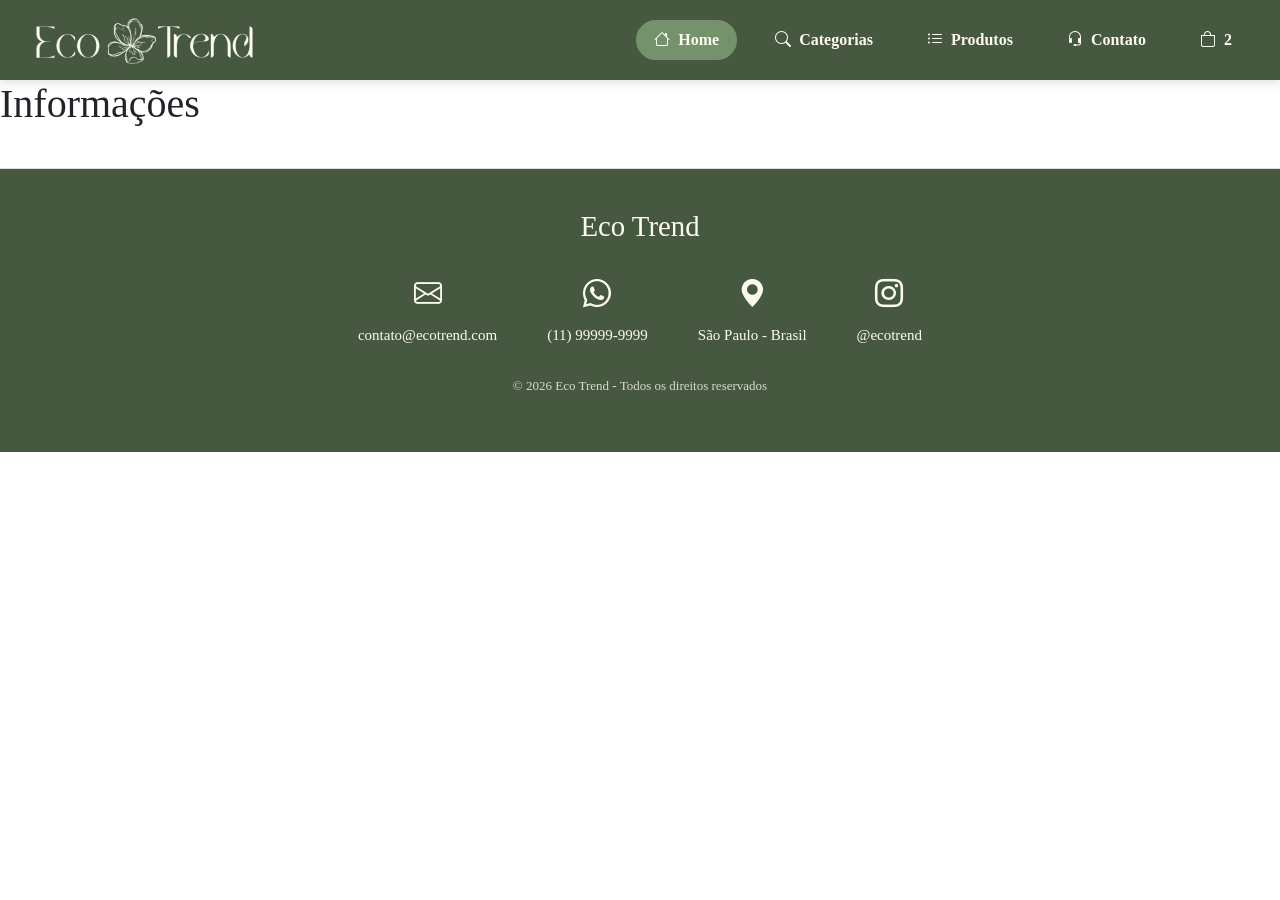
<file: index.htm>
<!DOCTYPE html>
<html lang="pt-br">
<head>
    <meta charset="UTF-8">
    <meta name="viewport" content="width=device-width, initial-scale=1.0">
    
    <title>EcoTrend</title>
    <link rel="stylesheet" href="./src/css/style.css">
    <link rel="stylesheet" href="https://cdn.jsdelivr.net/npm/bootstrap@5.3.8/dist/css/bootstrap.min.css">
    <link rel="stylesheet" href="https://cdn.jsdelivr.net/npm/bootstrap-icons@1.13.1/font/bootstrap-icons.min.css">
</head>
<body>
    <header>
    <div class="menu">
      <a href="../../index.html">
        <img src="./src/assets/logo.jpeg" alt="Logo" class="logo">
      </a>
      <nav>
        <a href="./index.htm" class="menu-item ativo" data-page="home">
          <i class="bi bi-house"></i>
          <span>Home</span>
        </a>
        <a href="./src/pages/categoria.html" class="menu-item" data-page="categoria">
          <i class="bi bi-search"></i>
          <span>Categorias</span>
        </a>
        <a href="./src/pages/produto.html" class="menu-item" data-page="produto">
          <i class="bi bi-list-ul"></i>
          <span>Produtos</span>
        </a>
        <a href="./src/pages/contatos.html" class="menu-item" data-page="contato">
          <i class="bi bi-headset"></i>
          <span>Contato</span>
        </a>
        <a href="./src/pages/carrinho.html" class="menu-item" data-page="carinho">
            <i class="bi bi-bag"></i>
            <span>2</span>
        </a>
      </nav>
    </div>
  </header>
  
  <h1>Informações</h1>
<footer class="footer">
  <h3 class="footer-title">Eco Trend</h3>

  <div class="footer-info">

    <div class="footer-item">
      <i class="bi bi-envelope"></i>
      <p>contato@ecotrend.com</p>
    </div>

    <div class="footer-item">
      <i class="bi bi-whatsapp"></i>
      <p>(11) 99999-9999</p>
    </div>

    <div class="footer-item">
      <i class="bi bi-geo-alt-fill"></i>
      <p>São Paulo - Brasil</p>
    </div>

    <div class="footer-item">
      <i class="bi bi-instagram"></i>
      <p>@ecotrend</p>
    </div>

  </div>

  <p class="footer-copy">
    © 2026 Eco Trend - Todos os direitos reservados
  </p>
</footer>
    <script src="https://cdn.jsdelivr.net/npm/bootstrap@5.3.8/dist/js/bootstrap.bundle.min.js"></script>
</body>
</html>
</file>
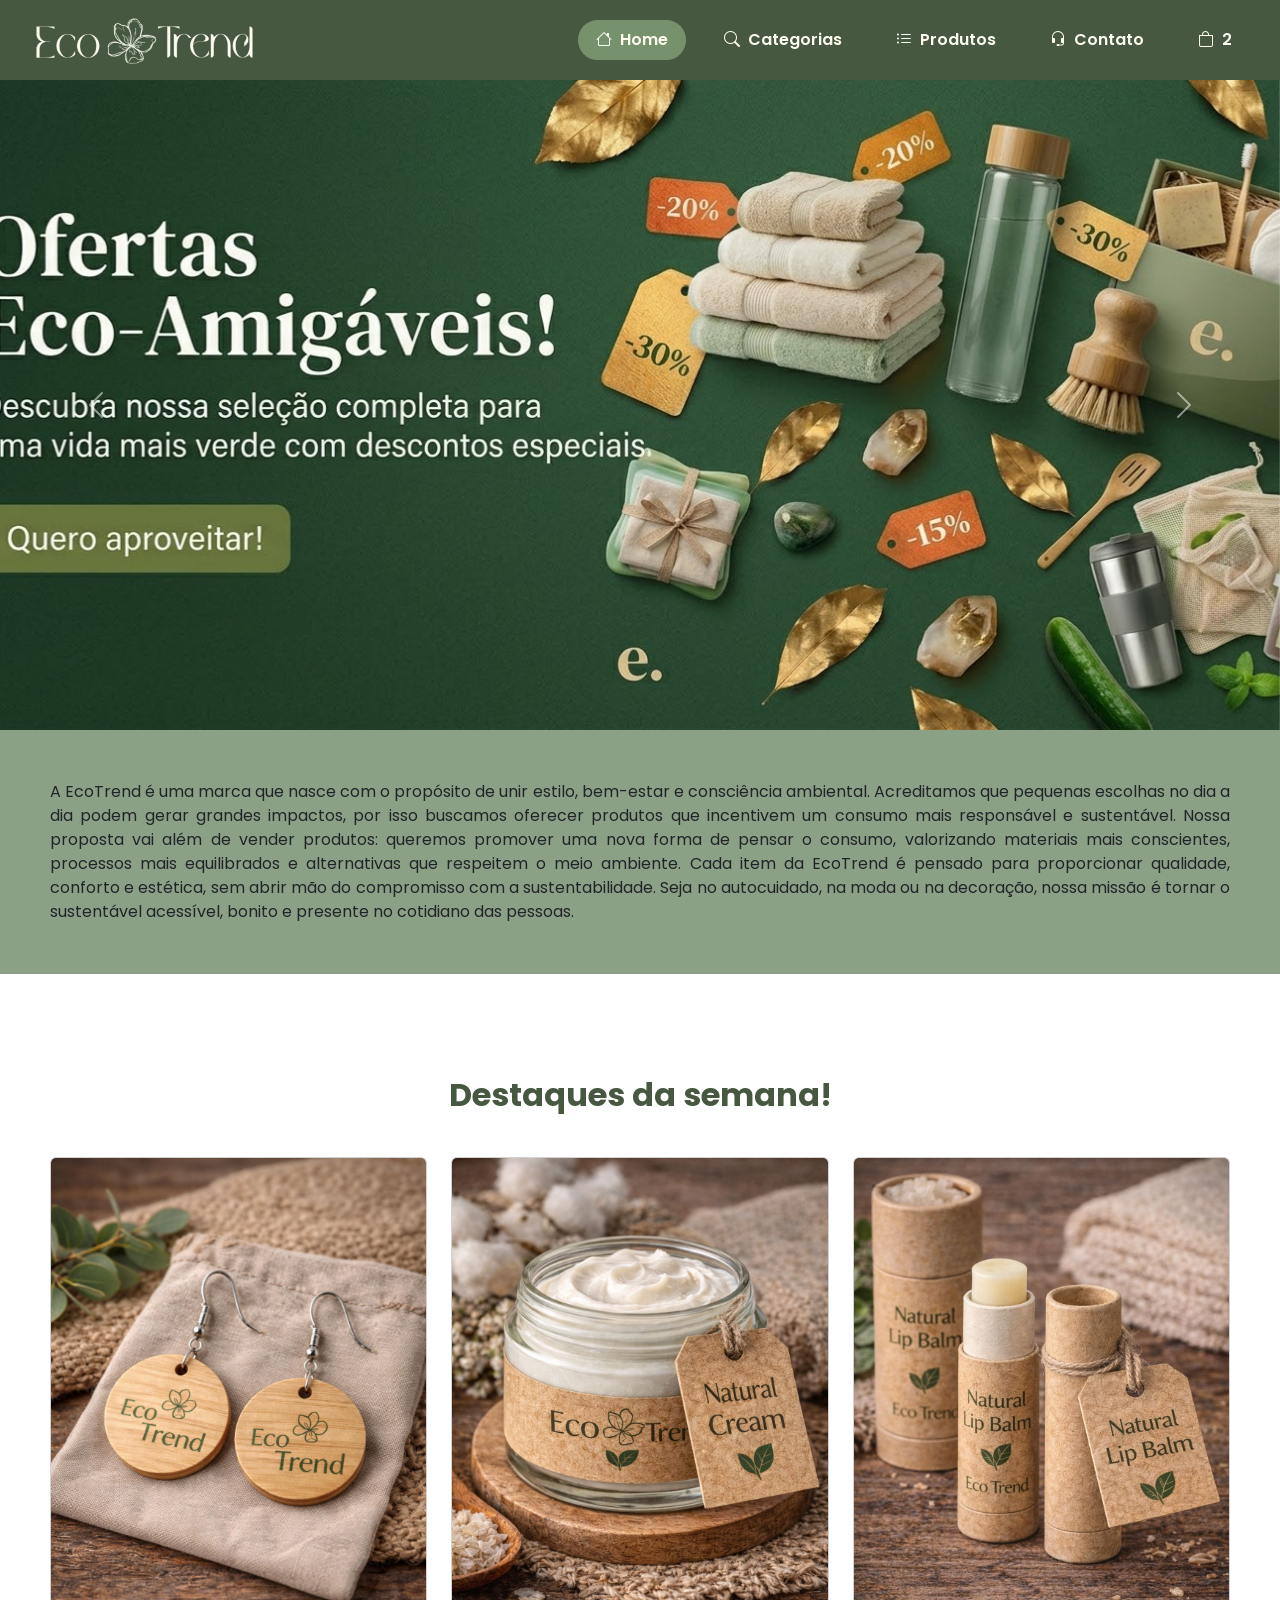
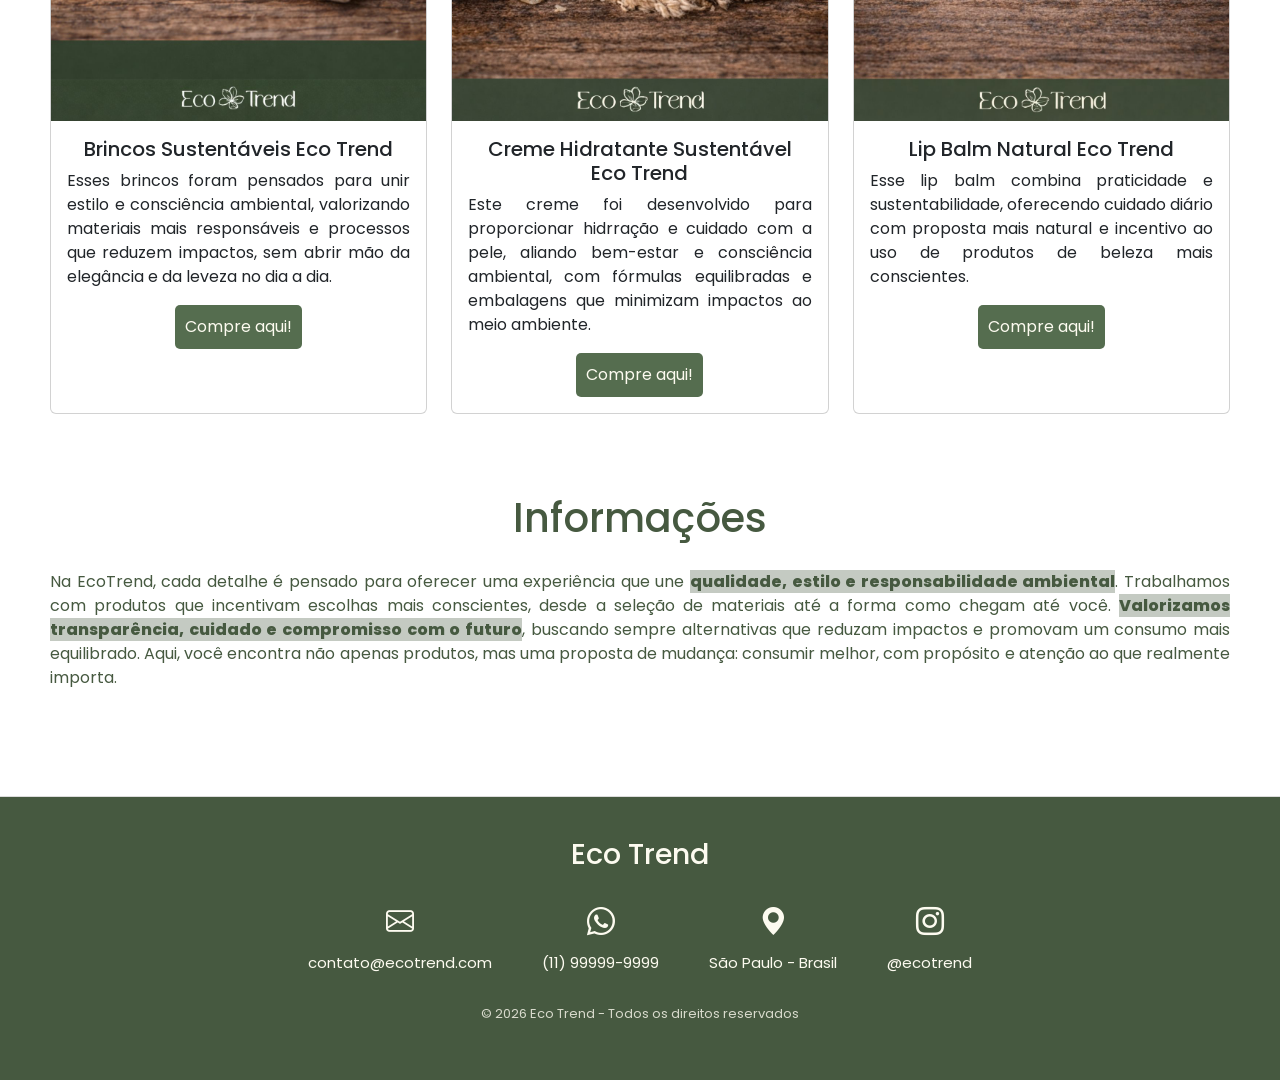
<file: index.html>
<!DOCTYPE html>
<html lang="pt-br">
<head>
    <meta charset="UTF-8">
    <meta name="viewport" content="width=device-width, initial-scale=1.0">
    
    <title>EcoTrend</title>
    <link rel="stylesheet" href="./src/style/style.css">
    <link rel="stylesheet" href="https://cdn.jsdelivr.net/npm/bootstrap@5.3.8/dist/css/bootstrap.min.css">
    <link rel="stylesheet" href="https://cdn.jsdelivr.net/npm/bootstrap-icons@1.13.1/font/bootstrap-icons.min.css">
</head>
<body>
  <header>
    <div class="menu">
      <a href="../../index.html">
        <img src="./src/assets/logo.jpeg" alt="Logo" class="logo">
      </a>
      <nav>
        <a href="./index.html" class="menu-item ativo" data-page="home">
          <i class="bi bi-house"></i>
          <span>Home</span>
        </a>
        <a href="./src/pages/categoria.html" class="menu-item" data-page="categoria">
          <i class="bi bi-search"></i>
          <span>Categorias</span>
        </a>
        <a href="./src/pages/produtos.html" class="menu-item" data-page="produto">
          <i class="bi bi-list-ul"></i>
          <span>Produtos</span>
        </a>
        <a href="./src/pages/contatos.html" class="menu-item" data-page="contato">
          <i class="bi bi-headset"></i>
          <span>Contato</span>
        </a>
        <a href="./src/pages/carrinho.html" class="menu-item" data-page="carinho">
            <i class="bi bi-bag"></i>
            <span>2</span>
        </a>
      </nav>
    </div>
  </header>
  
  <main>
    <div id="carouselExample" class="carousel slide" data-bs-ride="carousel" data-bs-interval="3500">

      <div class="carousel-inner">

        <div class="carousel-item active">
          <img src="./src/assets/banner1.jpg" class="d-block w-100 banner-img" alt="">
        </div>

        <div class="carousel-item">
          <img src="./src/assets/banner2.jpg" class="d-block w-100 banner-img" alt="">
        </div>

        <div class="carousel-item">
          <img src="./src/assets/banner3.jpg" class="d-block w-100 banner-img" alt="">
        </div>

      </div>

      <button class="carousel-control-prev" type="button" data-bs-target="#carouselExample" data-bs-slide="prev">
        <span class="carousel-control-prev-icon"></span>
      </button>

      <button class="carousel-control-next" type="button" data-bs-target="#carouselExample" data-bs-slide="next">
        <span class="carousel-control-next-icon"></span>
      </button>
    </div>

    <div class="home-container">
      <p class="text">A EcoTrend é uma marca que nasce com o propósito de unir estilo, bem-estar e consciência ambiental. Acreditamos que pequenas escolhas no dia a dia podem gerar grandes impactos, por isso buscamos oferecer produtos que incentivem um consumo mais responsável e sustentável.
        Nossa proposta vai além de vender produtos: queremos promover uma nova forma de pensar o consumo, valorizando materiais mais conscientes, processos mais equilibrados e alternativas que respeitem o meio ambiente.
        Cada item da EcoTrend é pensado para proporcionar qualidade, conforto e estética, sem abrir mão do compromisso com a sustentabilidade. Seja no autocuidado, na moda ou na decoração, nossa missão é tornar o sustentável acessível, bonito e presente no cotidiano das pessoas.</p>
    </div>

    <div class="featured">
      <h2>Destaques da semana!</h2>
      <div class="row row-cols-1 row-cols-md-3 g-4">
        <div class="col">
          <div class="card h-100">
            <img src="./src/assets/brinco.jpeg" class="card-img-top" alt="...">
            <div class="card-body">
              <h5 class="card-title">Brincos Sustentáveis Eco Trend</h5>
              <p class="card-text">Esses brincos foram pensados para unir estilo e consciência ambiental, valorizando materiais mais responsáveis e processos que reduzem impactos, sem abrir mão da elegância e da leveza no dia a dia.</p>
              <a href="./src/pages/produto.html"><button class="button-featured">Compre aqui!</button></a>
            </div>
          </div>
        </div>
        <div class="col">
          <div class="card h-100">
            <img src="./src/assets/creme.jpeg" class="card-img-top" alt="...">
            <div class="card-body">
              <h5 class="card-title">Creme Hidratante Sustentável Eco Trend</h5>
              <p class="card-text">Este creme foi desenvolvido para proporcionar hidrração e cuidado com a pele, aliando bem-estar e consciência ambiental, com fórmulas equilibradas e embalagens que minimizam impactos ao meio ambiente.</p>
              <a href="./src/pages/produto.html"><button class="button-featured">Compre aqui!</button></a>
            </div>
          </div>
        </div>
        <div class="col">
          <div class="card h-100">
            <img src="./src/assets/labial.jpeg" class="card-img-top" alt="...">
            <div class="card-body">
              <h5 class="card-title">Lip Balm Natural Eco Trend</h5>
              <p class="card-text">Esse lip balm combina praticidade e sustentabilidade, oferecendo cuidado diário com proposta mais natural e incentivo ao uso de produtos de beleza mais conscientes. </p>
              <a href="./src/pages/produto.html"><button class="button-featured">Compre aqui!</button></a>
            </div>
          </div>
        </div>
      </div>
    </div>
    
    <div class="infos">
      <h1>Informações</h1>
      <div class="infos-text">
        <p>
          Na EcoTrend, cada detalhe é pensado para oferecer uma experiência que une <span class="highlight">qualidade, estilo e responsabilidade ambiental</span>. Trabalhamos com produtos que incentivam escolhas mais conscientes, desde a seleção de materiais até a forma como chegam até você.
          <span class="highlight">Valorizamos transparência, cuidado e compromisso com o futuro</span>, buscando sempre alternativas que reduzam impactos e promovam um consumo mais equilibrado.
          Aqui, você encontra não apenas produtos, mas uma proposta de mudança: consumir melhor, com propósito e atenção ao que realmente importa.
        </p>
      </div>
    </div>
  </main>
  
<footer class="footer">
  <h3 class="footer-title">Eco Trend</h3>

  <div class="footer-info">

    <div class="footer-item">
      <i class="bi bi-envelope"></i>
      <p>contato@ecotrend.com</p>
    </div>

    <div class="footer-item">
      <i class="bi bi-whatsapp"></i>
      <p>(11) 99999-9999</p>
    </div>

    <div class="footer-item">
      <i class="bi bi-geo-alt-fill"></i>
      <p>São Paulo - Brasil</p>
    </div>

    <div class="footer-item">
      <i class="bi bi-instagram"></i>
      <p>@ecotrend</p>
    </div>

  </div>

  <p class="footer-copy">
    © 2026 Eco Trend - Todos os direitos reservados
  </p>
</footer>
<script src="https://cdn.jsdelivr.net/npm/bootstrap@5.3.3/dist/js/bootstrap.bundle.min.js"></script>
</body>
</html>
</file>
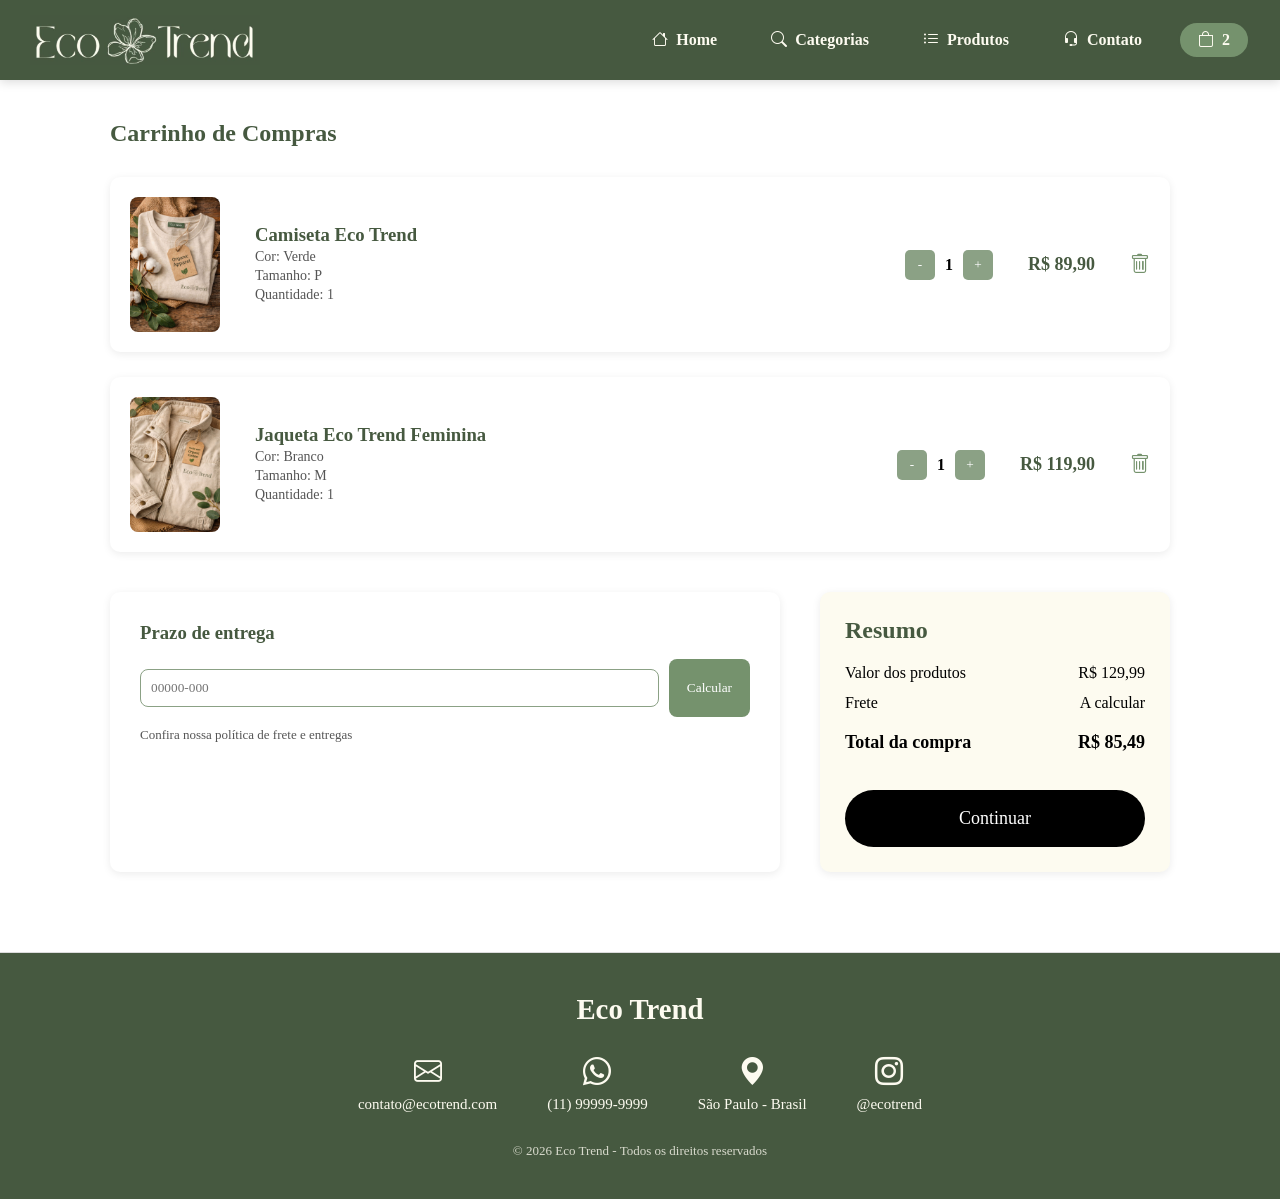
<file: src/pages/carinho.html>
<!DOCTYPE html>
<html lang="pt-br">
<head>
    <meta charset="UTF-8">
    <meta name="viewport" content="width=device-width, initial-scale=1.0">
    <title>Carrinho</title>
    <link rel="stylesheet" href="../css/style.css">
    <link rel="stylesheet" href="https://cdn.jsdelivr.net/npm/bootstrap-icons@1.13.1/font/bootstrap-icons.min.css">
</head>
<body>
    <header>
    <div class="menu">
      <a href="../../index.htm">
        <img src="../assets/logo.jpeg" alt="Logo" class="logo">
      </a>
      <nav>
        <a href="../../index.htm" class="menu-item" data-page="home">
          <i class="bi bi-house"></i>
          <span>Home</span>
        </a>
        <a href="./categoria.html" class="menu-item" data-page="categorias">
          <i class="bi bi-search"></i>
          <span>Categorias</span>
        </a>
        <a href="./produto.html" class="menu-item" data-page="produtos">
          <i class="bi bi-list-ul"></i>
          <span>Produtos</span>
        </a>
        <a href="./contatos.html" class="menu-item" data-page="contato">
          <i class="bi bi-headset"></i>
          <span>Contato</span>
        </a>
        <a href="./carinho.html" class="menu-item ativo" data-page="carinho">
            <i class="bi bi-bag"></i>
            <span>2</span>
        </a>
      </nav>
    </div>
  </header>
  
  
<section class="carrinho-container">

<h2>Carrinho de Compras</h2>

<div class="carrinho">

<!-- PRODUTO 1 -->
<div class="produto">

<img src="../assets/camiseta.jpeg" alt="Produto">

<div class="produto-info">

<h3>Camiseta Eco Trend</h3>

<p>Cor: Verde</p>
<p>Tamanho: P</p>
<p>Quantidade: 1</p>

</div>

<div class="quantidade">

<button>-</button>
<span>1</span>
<button>+</button>

</div>

<div class="preco">

<p>R$ 89,90</p>

</div>

<div class="remover">
<i class="bi bi-trash"></i>
</div>
</div>


<div class="produto">
<img src="../assets/jaqueta.jpeg" alt="Produto">
<div class="produto-info">
<h3>Jaqueta Eco Trend Feminina</h3>
<p>Cor: Branco</p>
<p>Tamanho: M</p>
<p>Quantidade: 1</p>
</div>
<div class="quantidade">
<button>-</button>
<span>1</span>
<button>+</button>
</div>
<div class="preco">
<p>R$ 119,90</p>
</div>
<div class="remover">
<i class="bi bi-trash"></i>
</div>
</div>
</div>


<div class="checkout">
    <div class="frete">
        <h3>Prazo de entrega</h3>
        <div class="frete-box">
            <input type="text" placeholder="00000-000">
            <button>Calcular</button>
        </div>
        <p class="frete-info">
            Confira nossa política de frete e entregas
        </p>
    </div>


<div class="resumo">

<h2>Resumo</h2>

<div class="linha">
    <p>Valor dos produtos</p>
    <span>R$ 129,99</span>
</div>


<div class="linha">
    <p>Frete</p>
    <span>A calcular</span>
</div>


<div class="total-box">

    <div class="linha total">
        <p>Total da compra</p>
        <span>R$ 85,49</span>
    </div>

</div>

<button class="btn-continuar">
Continuar
</button>

</div>
</div>
</section>

<footer class="footer">
  <h3 class="footer-title">Eco Trend</h3>

  <div class="footer-info">

    <div class="footer-item">
      <i class="bi bi-envelope"></i>
      <p>contato@ecotrend.com</p>
    </div>

    <div class="footer-item">
      <i class="bi bi-whatsapp"></i>
      <p>(11) 99999-9999</p>
    </div>

    <div class="footer-item">
      <i class="bi bi-geo-alt-fill"></i>
      <p>São Paulo - Brasil</p>
    </div>

    <div class="footer-item">
      <i class="bi bi-instagram"></i>
      <p>@ecotrend</p>
    </div>

  </div>

  <p class="footer-copy">
    © 2026 Eco Trend - Todos os direitos reservados
  </p>
</footer>

    <script src="https://cdn.jsdelivr.net/npm/bootstrap@5.3.8/dist/js/bootstrap.bundle.min.js"></script>
</body>
</html>
</file>
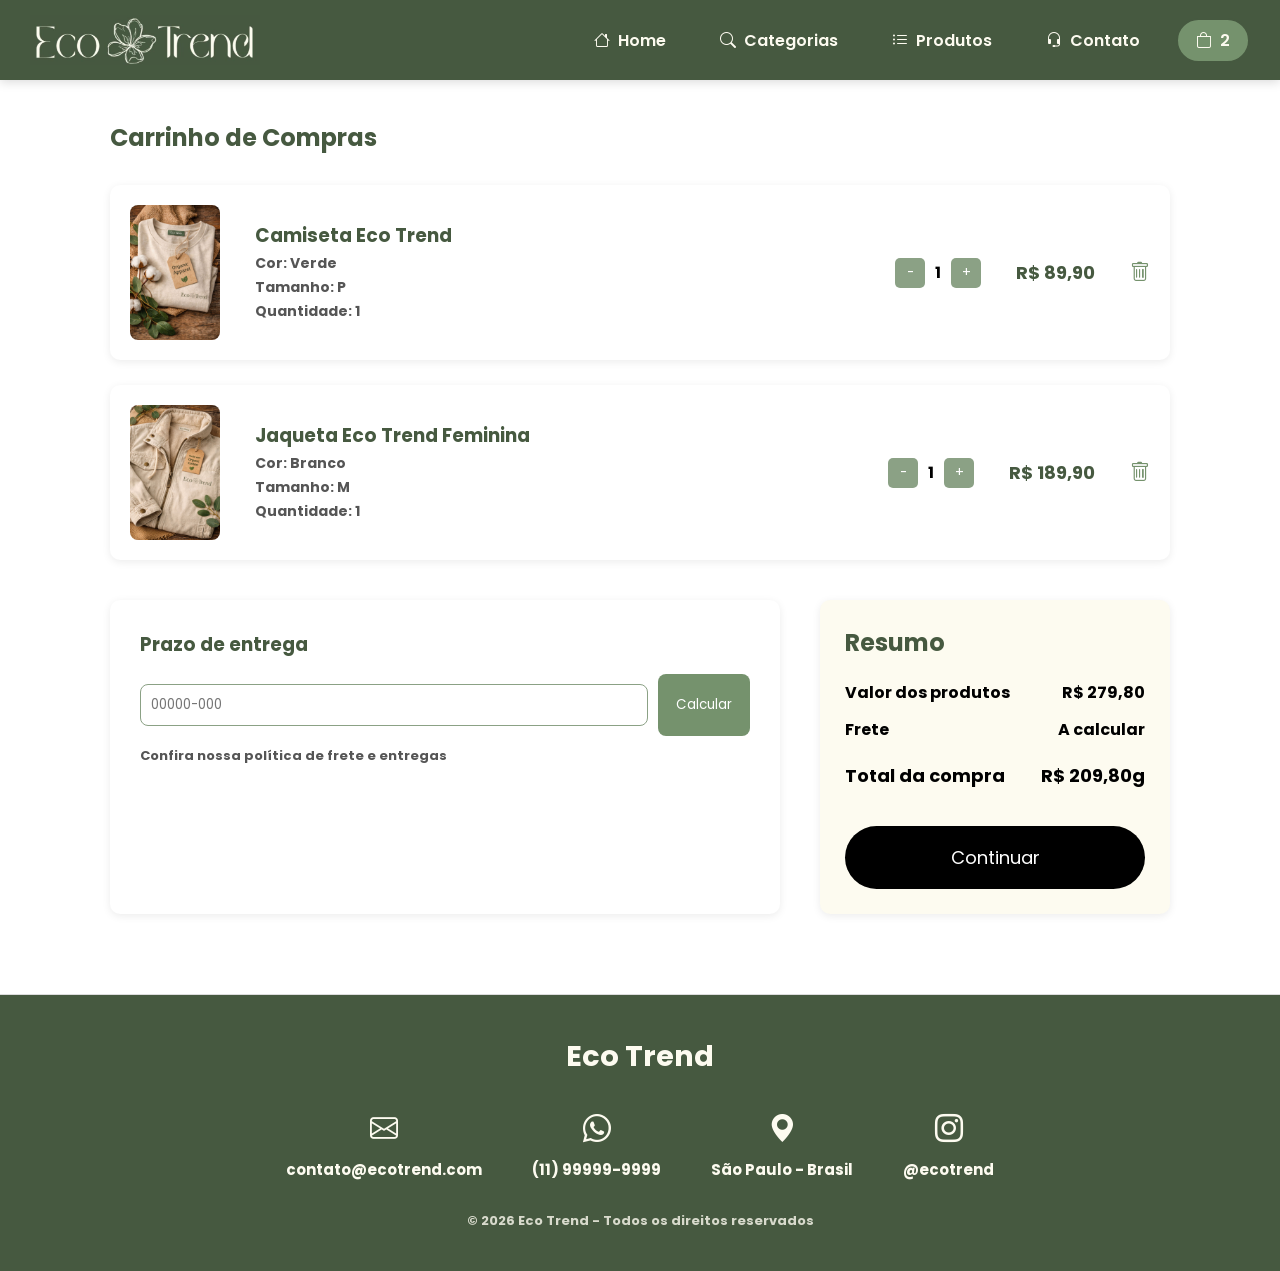
<file: src/pages/carrinho.html>
<!DOCTYPE html>
<html lang="pt-br">
<head>
    <meta charset="UTF-8">
    <meta name="viewport" content="width=device-width, initial-scale=1.0">
    <title>Carrinho</title>
    <link rel="stylesheet" href="../style/style.css">
    <link rel="stylesheet" href="https://cdn.jsdelivr.net/npm/bootstrap-icons@1.13.1/font/bootstrap-icons.min.css">
</head>
<body>
    <header>
    <div class="menu">
      <a href="../../index.htm">
        <img src="../assets/logo.jpeg" alt="Logo" class="logo">
      </a>
      <nav>
        <a href="../../index.html" class="menu-item" data-page="home">
          <i class="bi bi-house"></i>
          <span>Home</span>
        </a>
        <a href="./categoria.html" class="menu-item" data-page="categorias">
          <i class="bi bi-search"></i>
          <span>Categorias</span>
        </a>
        <a href="./produtos.html" class="menu-item" data-page="produtos">
          <i class="bi bi-list-ul"></i>
          <span>Produtos</span>
        </a>
        <a href="./contatos.html" class="menu-item" data-page="contato">
          <i class="bi bi-headset"></i>
          <span>Contato</span>
        </a>
        <a href="./carrinho.html" class="menu-item ativo" data-page="carinho">
            <i class="bi bi-bag"></i>
            <span>2</span>
        </a>
      </nav>
    </div>
  </header>
  
  
<section class="carrinho-container">

<h2>Carrinho de Compras</h2>

<div class="carrinho">

<!-- PRODUTO 1 -->
<div class="produto">

<img src="../assets/camiseta.jpeg" alt="Produto">

<div class="produto-info">

<h3>Camiseta Eco Trend</h3>

<p>Cor: Verde</p>
<p>Tamanho: P</p>
<p>Quantidade: 1</p>

</div>

<div class="quantidade">

<button>-</button>
<span>1</span>
<button>+</button>

</div>

<div class="preco">

<p>R$ 89,90</p>

</div>

<div class="remover">
<i class="bi bi-trash"></i>
</div>
</div>


<div class="produto">
<img src="../assets/jaqueta.jpeg" alt="Produto">
<div class="produto-info">
<h3>Jaqueta Eco Trend Feminina</h3>
<p>Cor: Branco</p>
<p>Tamanho: M</p>
<p>Quantidade: 1</p>
</div>
<div class="quantidade">
<button>-</button>
<span>1</span>
<button>+</button>
</div>
<div class="preco">
<p>R$ 189,90</p>
</div>
<div class="remover">
<i class="bi bi-trash"></i>
</div>
</div>
</div>


<div class="checkout">
    <div class="frete">
        <h3>Prazo de entrega</h3>
        <div class="frete-box">
            <input type="text" placeholder="00000-000">
            <button>Calcular</button>
        </div>
        <p class="frete-info">
            Confira nossa política de frete e entregas
        </p>
    </div>


<div class="resumo">

<h2>Resumo</h2>

<div class="linha">
    <p>Valor dos produtos</p>
    <span>R$ 279,80</span>
</div>


<div class="linha">
    <p>Frete</p>
    <span>A calcular</span>
</div>


<div class="total-box">

    <div class="linha total">
        <p>Total da compra</p>
        <span>R$ 209,80g</span>
    </div>

</div>

<button class="btn-continuar">
Continuar
</button>

</div>
</div>
</section>

<footer class="footer">
  <h3 class="footer-title">Eco Trend</h3>

  <div class="footer-info">

    <div class="footer-item">
      <i class="bi bi-envelope"></i>
      <p>contato@ecotrend.com</p>
    </div>

    <div class="footer-item">
      <i class="bi bi-whatsapp"></i>
      <p>(11) 99999-9999</p>
    </div>

    <div class="footer-item">
      <i class="bi bi-geo-alt-fill"></i>
      <p>São Paulo - Brasil</p>
    </div>

    <div class="footer-item">
      <i class="bi bi-instagram"></i>
      <p>@ecotrend</p>
    </div>

  </div>

  <p class="footer-copy">
    © 2026 Eco Trend - Todos os direitos reservados
  </p>
</footer>

    <script src="https://cdn.jsdelivr.net/npm/bootstrap@5.3.8/dist/js/bootstrap.bundle.min.js"></script>
</body>
</html>
</file>
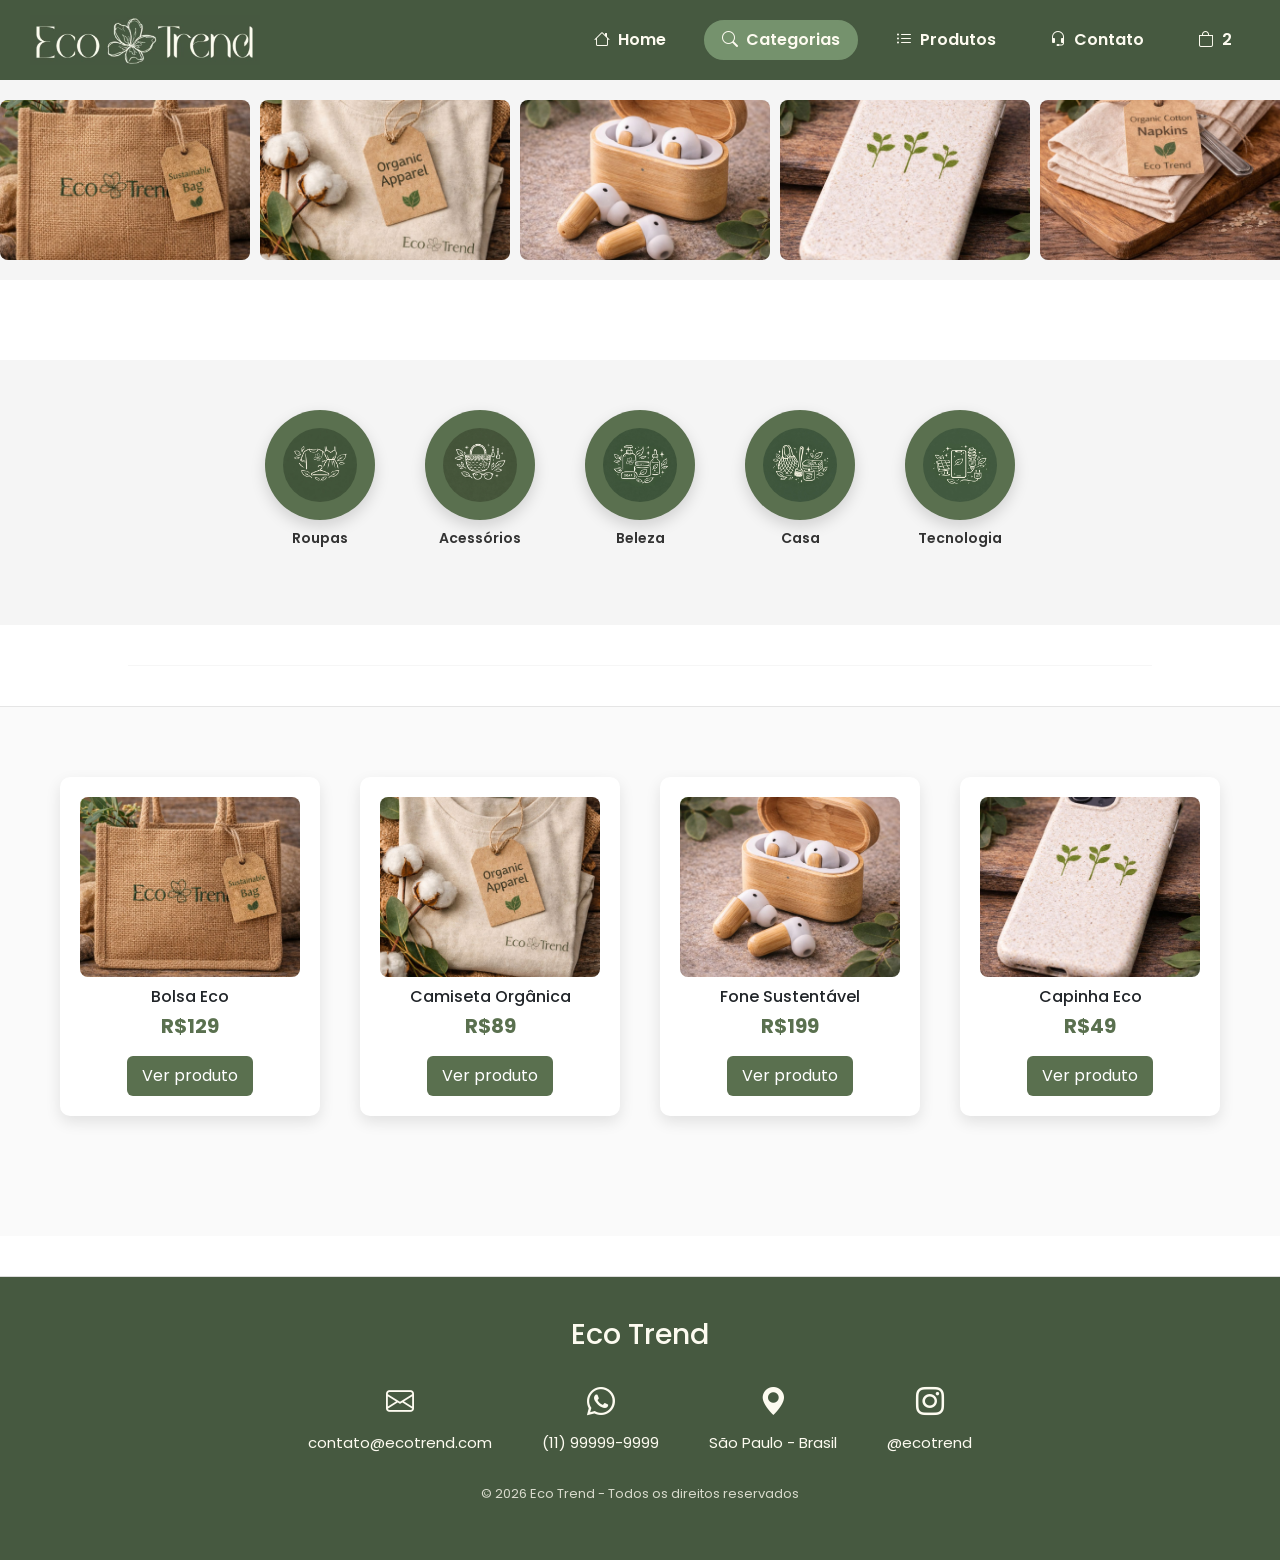
<file: src/pages/categoria.html>
<!DOCTYPE html>
<html lang="pt-br">
<head>
    <meta charset="UTF-8">
    <meta name="viewport" content="width=device-width, initial-scale=1.0">
    <title>Categoria dos Produtos</title>
    <link rel="stylesheet" href="../style/style.css">
    <link rel="stylesheet" href="https://cdn.jsdelivr.net/npm/bootstrap@5.3.8/dist/css/bootstrap.min.css">
    <link rel="stylesheet" href="https://cdn.jsdelivr.net/npm/bootstrap-icons@1.13.1/font/bootstrap-icons.min.css">
</head>
<body>
    <header>
    <div class="menu">
      <a href="../../index.html">
        <img src="../assets/logo.jpeg" alt="Logo" class="logo">
      </a>
      <nav>
        <a href="../../index.html" class="menu-item" data-page="home">
          <i class="bi bi-house"></i>
          <span>Home</span>
        </a>
        <a href="./categoria.html" class="menu-item ativo" data-page="categoria">
          <i class="bi bi-search"></i>
          <span>Categorias</span>
        </a>
        <a href="./produtos.html" class="menu-item" data-page="produto">
          <i class="bi bi-list-ul"></i>
          <span>Produtos</span>
        </a>
        <a href="./contatos.html" class="menu-item" data-page="contato">
          <i class="bi bi-headset"></i>
          <span>Contato</span>
        </a>
        <a href="./carrinho.html" class="menu-item" data-page="carinho">
            <i class="bi bi-bag"></i>
            <span>2</span>
        </a>
      </nav>
    </div>
  </header>
 
  <section class="slider">
 
    <div class="slide-track">
 
      <img src="../assets/bolsa.jpeg" alt="bolsa">
      <img src="../assets/camiseta.jpeg" alt="camiseta">
      <img src="../assets/fone.jpeg" alt="fone">
      <img src="../assets/capinha.jpeg" alt="capinha">
      <img src="../assets/guardanapo.jpeg" alt="guardanapo">
     
      <img src="../assets/bolsa.jpeg" alt="bolsa">
      <img src="../assets/camiseta.jpeg" alt="camiseta">
      <img src="../assets/fone.jpeg" alt="fone">
      <img src="../assets/capinha.jpeg" alt="capinha">
      <img src="../assets/guardanapo.jpeg" alt="guardanapo">
     
 
    </div>
  </section>
 
 
  <section class="categorias">
 
    <div class="categorias-container">
 
      <a href="produto.html#roupas" class="categoria">
      <img src="../assets/roupas.jpeg" alt="roupas">
      <p>Roupas</p>
      </a>
 
      <a href="produto.html#acessorios" class="categoria">
      <img src="../assets/acessorios.jpeg" alt="acessorios">
      <p>Acessórios</p>
      </a>
 
      <a href="produto.html#beleza" class="categoria">
      <img src="../assets/beleza.jpeg" alt="beleza">
      <p>Beleza</p>
      </a>
 
      <a href="produto.html#casa" class="categoria">
      <img src="../assets/casa.jpeg" alt="casa">
      <p>Casa</p>
      </a>
 
      <a href="produto.html#tecnologia" class="categoria">
      <img src="../assets/tecnologia.jpeg" alt="tecnologia">
      <p>Tecnologia</p>
      </a>
 
    </div>
 
  </section>
 
  <hr class="separador">
 
  <section class="produtos-destaque">
 
<div class="produtos-grid">
 
<div class="produto-card">
<img src="../assets/bolsa.jpeg">
<h3>Bolsa Eco</h3>
<p class="preco">R$129</p>
<button>Ver produto</button>
</div>
 
<div class="produto-card">
<img src="../assets/camiseta.jpeg">
<h3>Camiseta Orgânica</h3>
<p class="preco">R$89</p>
<button>Ver produto</button>
</div>
 
<div class="produto-card">
<img src="../assets/fone.jpeg">
<h3>Fone Sustentável</h3>
<p class="preco">R$199</p>
<button>Ver produto</button>
</div>
 
<div class="produto-card">
<img src="../assets/capinha.jpeg">
<h3>Capinha Eco</h3>
<p class="preco">R$49</p>
<button>Ver produto</button>
</div>
 
</div>
 
</section>
 
<footer class="footer">
  <h3 class="footer-title">Eco Trend</h3>
 
  <div class="footer-info">
 
    <div class="footer-item">
      <i class="bi bi-envelope"></i>
      <p>contato@ecotrend.com</p>
    </div>
 
    <div class="footer-item">
      <i class="bi bi-whatsapp"></i>
      <p>(11) 99999-9999</p>
    </div>
 
    <div class="footer-item">
      <i class="bi bi-geo-alt-fill"></i>
      <p>São Paulo - Brasil</p>
    </div>
 
    <div class="footer-item">
      <i class="bi bi-instagram"></i>
      <p>@ecotrend</p>
    </div>
 
  </div>
 
  <p class="footer-copy">
    © 2026 Eco Trend - Todos os direitos reservados
  </p>
</footer>
    <script src="https://cdn.jsdelivr.net/npm/bootstrap@5.3.8/dist/js/bootstrap.bundle.min.js"></script>
</body>
</html>
</file>
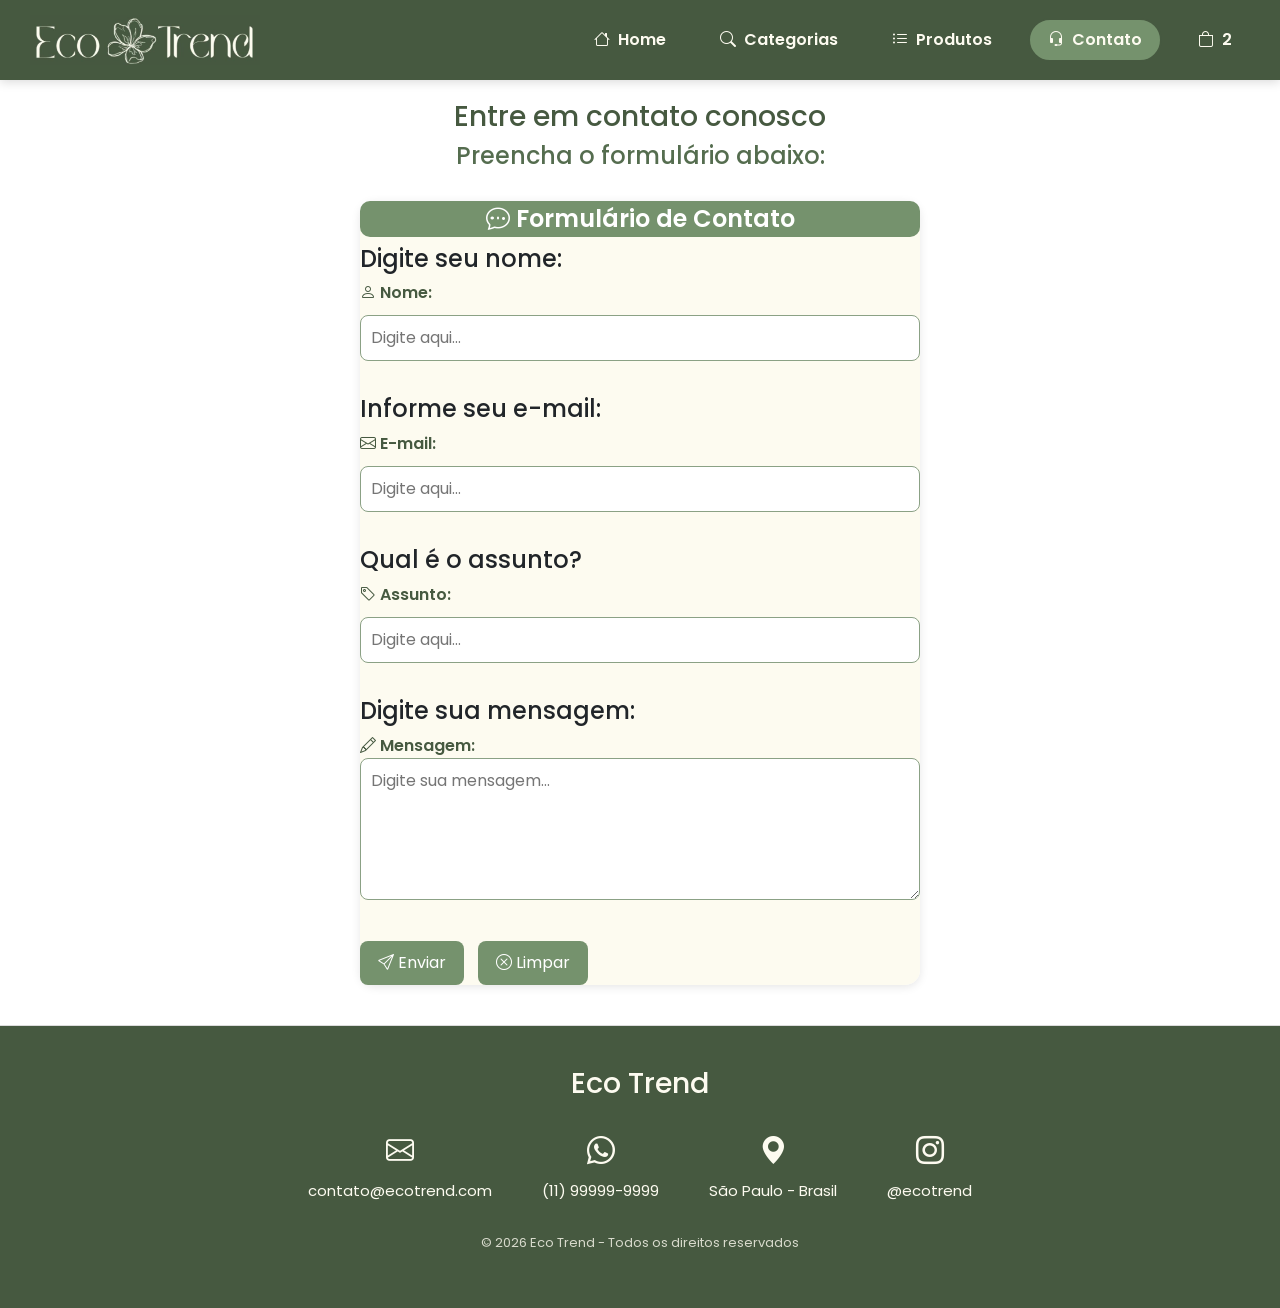
<file: src/pages/contatos.html>
<!DOCTYPE html>
<html lang="pt-br">
<head>
    <meta charset="UTF-8">
    <meta name="viewport" content="width=device-width, initial-scale=1.0">
    <title>Contatos</title>
    <link rel="stylesheet" href="../style/style.css">
    <link rel="stylesheet" href="https://cdn.jsdelivr.net/npm/bootstrap@5.3.8/dist/css/bootstrap.min.css">
    <link rel="stylesheet" href="https://cdn.jsdelivr.net/npm/bootstrap-icons@1.13.1/font/bootstrap-icons.min.css">
</head>
<body>
    <header>
    <div class="menu">
      <a href="../../index.htm">
        <img src="../assets/logo.jpeg" alt="Logo" class="logo">
      </a>
      <nav>
        <a href="../../index.html" class="menu-item" data-page="home">
          <i class="bi bi-house"></i>
          <span>Home</span>
        </a>
        <a href="./categoria.html" class="menu-item " data-page="categoria">
          <i class="bi bi-search"></i>
          <span>Categorias</span>
        </a>
        <a href="./produtos.html" class="menu-item" data-page="produto">
          <i class="bi bi-list-ul"></i>
          <span>Produtos</span>
        </a>
        <a href="./contatos.html" class="menu-item ativo" data-page="contato">
          <i class="bi bi-headset"></i>
          <span>Contato</span>
        </a>
        <a href="./carrinho.html" class="menu-item" data-page="carinho">
            <i class="bi bi-bag"></i>
            <span>2</span>
        </a>
      </nav>
    </div>
  </header>

<div class="formulario">
    <h3>Entre em contato conosco</h3>
    <h4>Preencha o formulário abaixo:</h4>
</div>

<form action="">
    <fieldset>

        <legend>
            <i class="bi bi-chat-dots"></i> Formulário de Contato
        </legend>

        <h4>Digite seu nome:</h4>
        <label for="nome">
            <i class="bi bi-person"></i> Nome:
        </label>
        <input type="text" name="nome" placeholder="Digite aqui...">
        <br><br>

        <h4>Informe seu e-mail:</h4>
        <label for="email">
            <i class="bi bi-envelope"></i> E-mail:
        </label>
        <input type="text" name="email" placeholder="Digite aqui...">
        <br><br>

        <h4>Qual é o assunto?</h4>
        <label for="assunto">
            <i class="bi bi-tag"></i> Assunto:
        </label>
        <input type="text" name="assunto" placeholder="Digite aqui...">
        <br><br>

        <h4>Digite sua mensagem:</h4>
        <label for="mensagem">
            <i class="bi bi-pencil"></i> Mensagem:
        </label>
        <textarea name="mensagem" rows="5" placeholder="Digite sua mensagem..."></textarea>
        <br><br>

        <button type="submit">
            <i class="bi bi-send"></i> Enviar
        </button>

        <button type="reset">
            <i class="bi bi-x-circle"></i> Limpar
        </button>

    </fieldset>
</form>

<footer class="footer">
  <h3 class="footer-title">Eco Trend</h3>

  <div class="footer-info">

    <div class="footer-item">
      <i class="bi bi-envelope"></i>
      <p>contato@ecotrend.com</p>
    </div>

    <div class="footer-item">
      <i class="bi bi-whatsapp"></i>
      <p>(11) 99999-9999</p>
    </div>

    <div class="footer-item">
      <i class="bi bi-geo-alt-fill"></i>
      <p>São Paulo - Brasil</p>
    </div>

    <div class="footer-item">
      <i class="bi bi-instagram"></i>
      <p>@ecotrend</p>
    </div>

  </div>

  <p class="footer-copy">
    © 2026 Eco Trend - Todos os direitos reservados
  </p>
</footer>
    <script src="https://cdn.jsdelivr.net/npm/bootstrap@5.3.8/dist/js/bootstrap.bundle.min.js"></script>
</body>
</html>
</file>
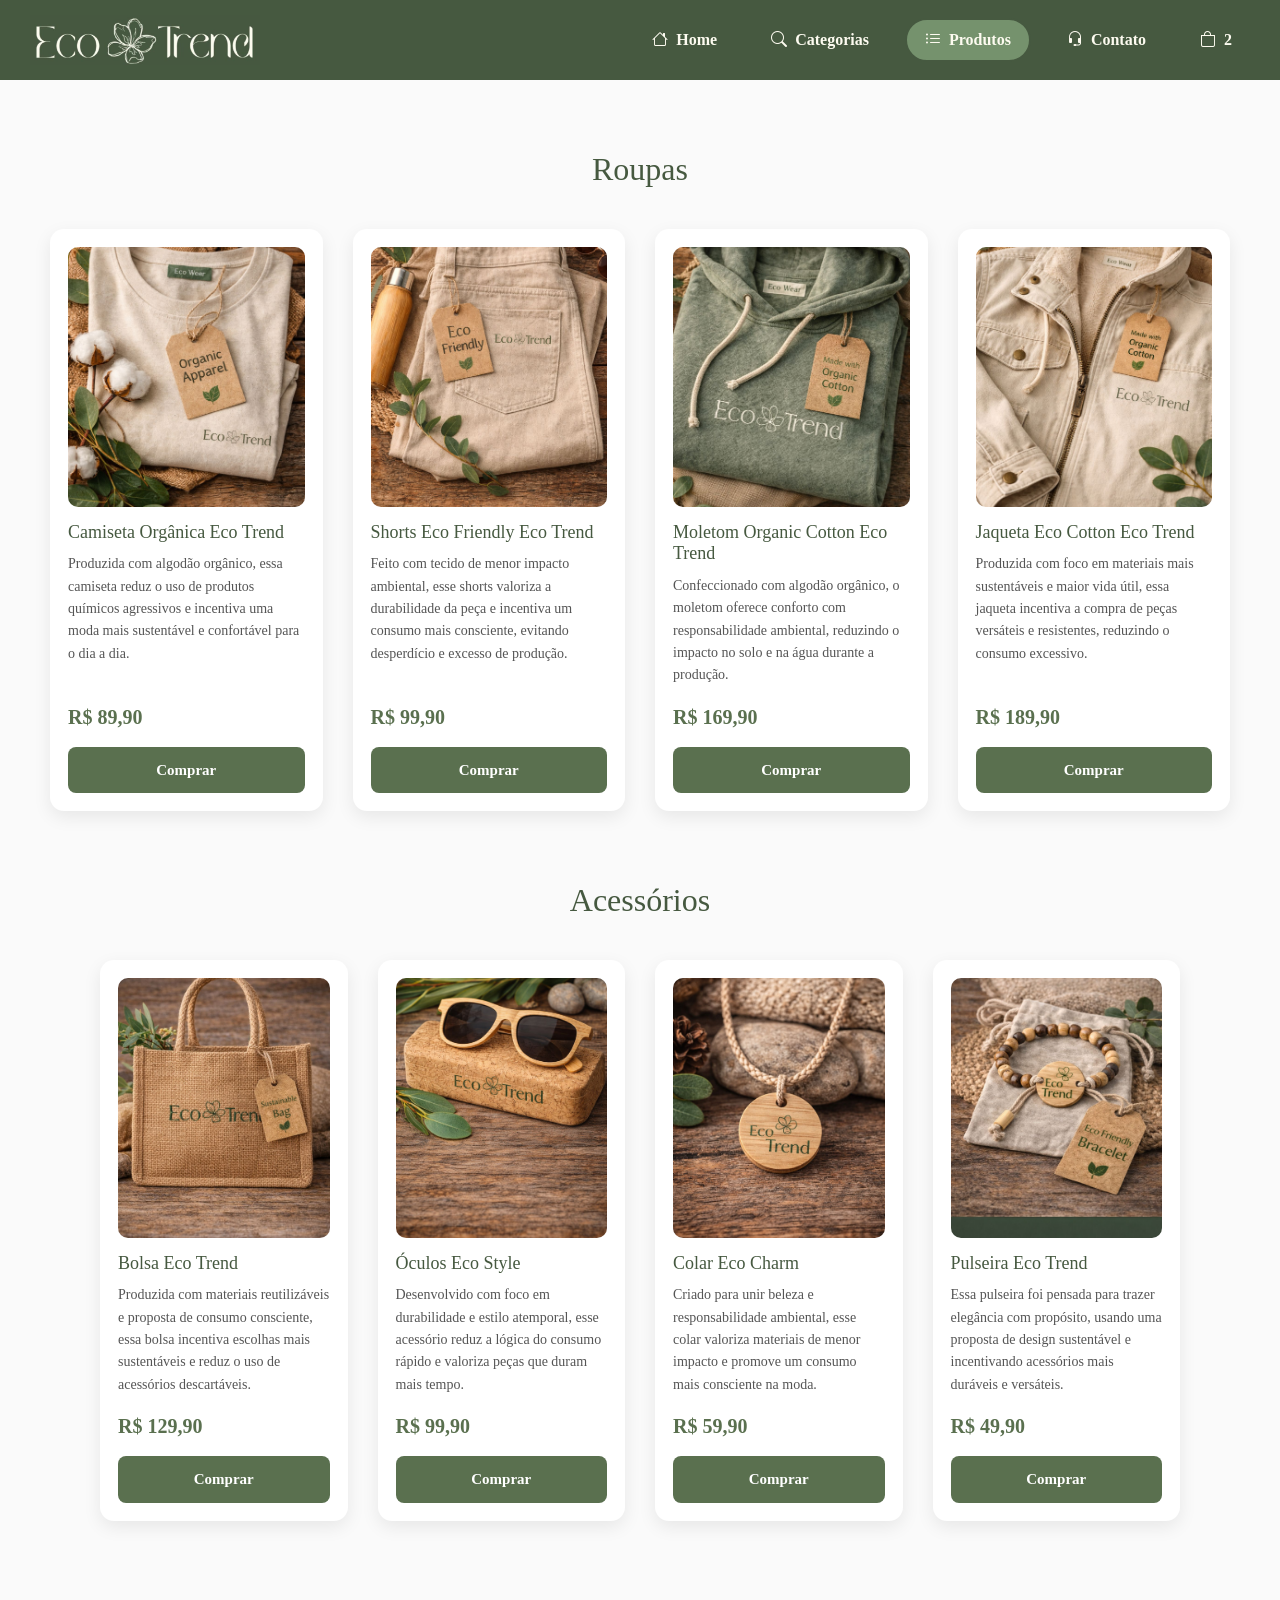
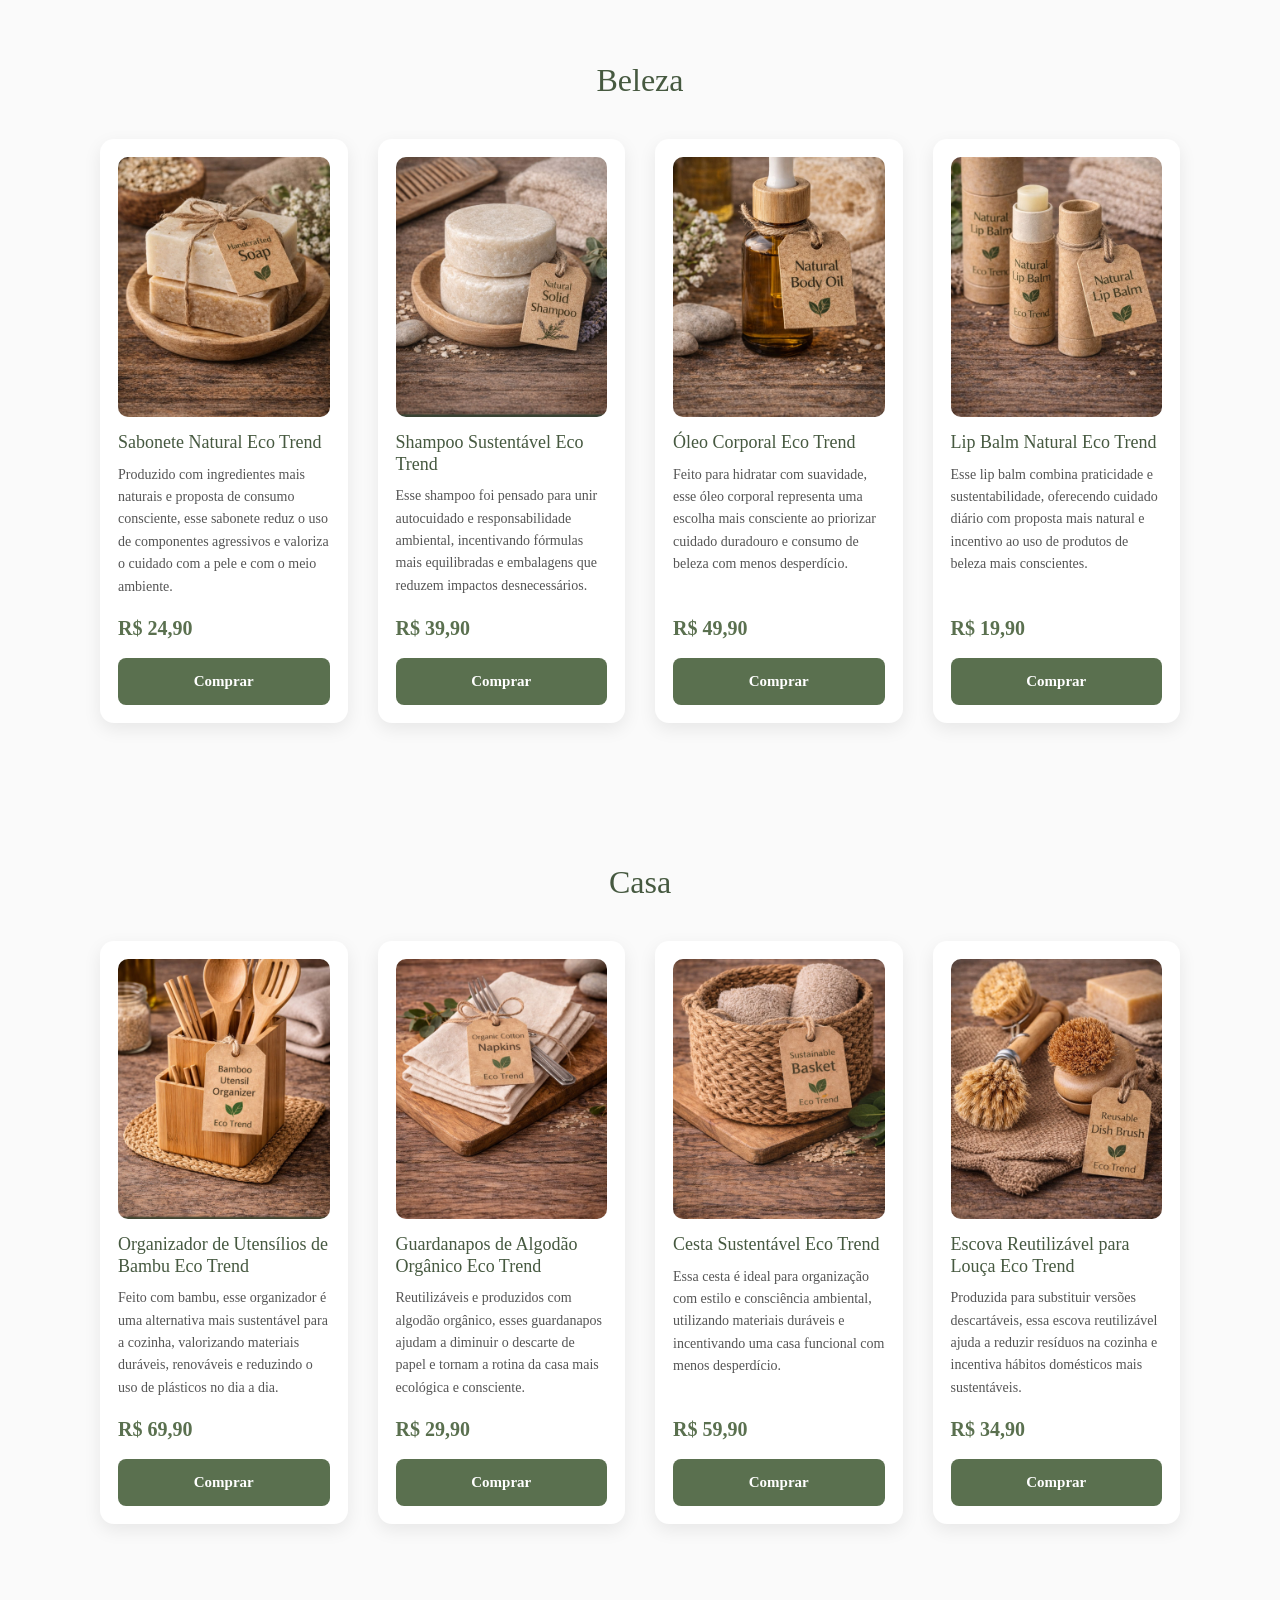
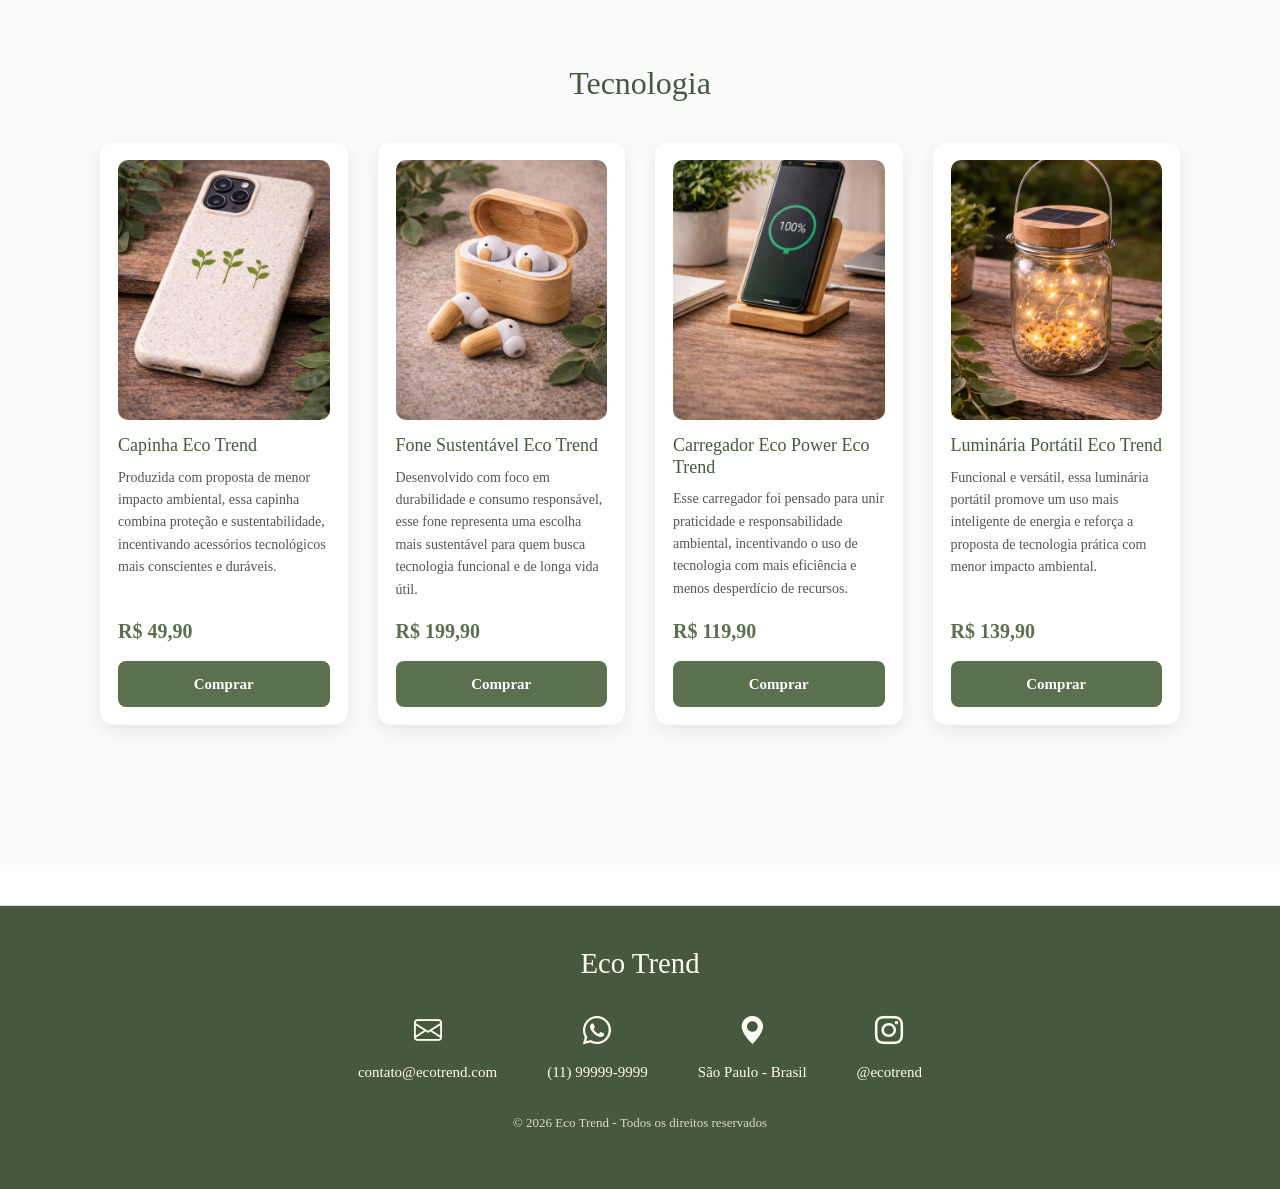
<file: src/pages/produto.html>
<!DOCTYPE html>
<html lang="pt-br">
<head>
    <meta charset="UTF-8">
    <meta name="viewport" content="width=device-width, initial-scale=1.0">
    <title>Produtos</title>
    <link rel="stylesheet" href="../css/style.css">
    <link rel="stylesheet" href="https://cdn.jsdelivr.net/npm/bootstrap@5.3.8/dist/css/bootstrap.min.css">
    <link rel="stylesheet" href="https://cdn.jsdelivr.net/npm/bootstrap-icons@1.13.1/font/bootstrap-icons.min.css">
</head>
<body>
    <header>
    <div class="menu">
      <a href="../../index.html">
        <img src="../assets/logo.jpeg" alt="Logo" class="logo">
      </a>
      <nav>
        <a href="../../index.htm" class="menu-item" data-page="home">
          <i class="bi bi-house"></i>
          <span>Home</span>
        </a>
        <a href="./categoria.html" class="menu-item" data-page="categoria">
          <i class="bi bi-search"></i>
          <span>Categorias</span>
        </a>
        <a href="./produto.html" class="menu-item ativo" data-page="produto">
          <i class="bi bi-list-ul"></i>
          <span>Produtos</span>
        </a>
        <a href="./contatos.html" class="menu-item" data-page="contato">
          <i class="bi bi-headset"></i>
          <span>Contato</span>
        </a>
        <a href="./carrinho.html" class="menu-item" data-page="carinho">
            <i class="bi bi-bag"></i>
            <span>2</span>
        </a>
      </nav>
    </div>
  </header>
 
 <section id="roupas" class="secao-categoria">
    <h2 class="titulo-categoria">Roupas</h2>
 
    <div class="grid-produtos">
 
        <div class="caixa-produto">
            <img src="../assets/camiseta.jpeg" alt="Camiseta Orgânica Eco Trend">
            <h3>Camiseta Orgânica Eco Trend</h3>
            <p>
                Produzida com algodão orgânico, essa camiseta reduz o uso de produtos químicos agressivos e incentiva uma moda mais sustentável e confortável para o dia a dia.
            </p>
            <span class="preco">R$ 89,90</span>
            <button class="btn-comprar">Comprar</button>
        </div>
 
        <div class="caixa-produto">
            <img src="../assets/shorts.jpeg" alt="Shorts Eco Friendly Eco Trend">
            <h3>Shorts Eco Friendly Eco Trend</h3>
            <p>
                Feito com tecido de menor impacto ambiental, esse shorts valoriza a durabilidade da peça e incentiva um consumo mais consciente, evitando desperdício e excesso de produção.
            </p>
            <span class="preco">R$ 99,90</span>
            <button class="btn-comprar">Comprar</button>
        </div>
 
        <div class="caixa-produto">
            <img src="../assets/moletom.jpeg" alt="Moletom Organic Cotton Eco Trend">
            <h3>Moletom Organic Cotton Eco Trend</h3>
            <p>
                Confeccionado com algodão orgânico, o moletom oferece conforto com responsabilidade ambiental, reduzindo o impacto no solo e na água durante a produção.
            </p>
            <span class="preco">R$ 169,90</span>
            <button class="btn-comprar">Comprar</button>
        </div>
 
        <div class="caixa-produto">
            <img src="../assets/jaqueta.jpeg" alt="Jaqueta Eco Cotton Eco Trend">
            <h3>Jaqueta Eco Cotton Eco Trend</h3>
            <p>
                Produzida com foco em materiais mais sustentáveis e maior vida útil, essa jaqueta incentiva a compra de peças versáteis e resistentes, reduzindo o consumo excessivo.
            </p>
            <span class="preco">R$ 189,90</span>
            <button class="btn-comprar">Comprar</button>
        </div>
 
    </div>
 
    <section id="acessorios" class="secao-categoria">
    <h2 class="titulo-categoria">Acessórios</h2>
 
    <div class="grid-produtos">
 
        <div class="caixa-produto">
            <img src="../assets/bolsa.jpeg" alt="Bolsa Eco Trend">
            <h3>Bolsa Eco Trend</h3>
            <p>
                Produzida com materiais reutilizáveis e proposta de consumo consciente, essa bolsa incentiva escolhas mais sustentáveis e reduz o uso de acessórios descartáveis.
            </p>
            <span class="preco">R$ 129,90</span>
            <button class="btn-comprar">Comprar</button>
        </div>
 
        <div class="caixa-produto">
            <img src="../assets/oculos.jpeg" alt="Óculos Eco Style">
            <h3>Óculos Eco Style</h3>
            <p>
                Desenvolvido com foco em durabilidade e estilo atemporal, esse acessório reduz a lógica do consumo rápido e valoriza peças que duram mais tempo.
            </p>
            <span class="preco">R$ 99,90</span>
            <button class="btn-comprar">Comprar</button>
        </div>
 
        <div class="caixa-produto">
            <img src="../assets/colar.jpeg" alt="Colar Eco Charm">
            <h3>Colar Eco Charm</h3>
            <p>
                Criado para unir beleza e responsabilidade ambiental, esse colar valoriza materiais de menor impacto e promove um consumo mais consciente na moda.
            </p>
            <span class="preco">R$ 59,90</span>
            <button class="btn-comprar">Comprar</button>
        </div>
 
        <div class="caixa-produto">
            <img src="../assets/pulseira.jpeg" alt="Pulseira Eco Trend">
            <h3>Pulseira Eco Trend</h3>
            <p>
                Essa pulseira foi pensada para trazer elegância com propósito, usando uma proposta de design sustentável e incentivando acessórios mais duráveis e versáteis.
            </p>
            <span class="preco">R$ 49,90</span>
            <button class="btn-comprar">Comprar</button>
        </div>
 
    </div>
</section>
 
<section id="beleza" class="secao-categoria">
    <h2 class="titulo-categoria">Beleza</h2>
 
    <div class="grid-produtos">
 
        <div class="caixa-produto">
            <img src="../assets/sabonete.jpeg" alt="Sabonete Natural Eco Trend">
            <h3>Sabonete Natural Eco Trend</h3>
            <p>
                Produzido com ingredientes mais naturais e proposta de consumo consciente, esse sabonete reduz o uso de componentes agressivos e valoriza o cuidado com a pele e com o meio ambiente.
            </p>
            <span class="preco">R$ 24,90</span>
            <button class="btn-comprar">Comprar</button>
        </div>
 
        <div class="caixa-produto">
            <img src="../assets/shampoo.jpeg" alt="Shampoo Sustentável Eco Trend">
            <h3>Shampoo Sustentável Eco Trend</h3>
            <p>
                Esse shampoo foi pensado para unir autocuidado e responsabilidade ambiental, incentivando fórmulas mais equilibradas e embalagens que reduzem impactos desnecessários.
            </p>
            <span class="preco">R$ 39,90</span>
            <button class="btn-comprar">Comprar</button>
        </div>
 
        <div class="caixa-produto">
            <img src="../assets/oleo.jpeg" alt="Óleo Corporal Eco Trend">
            <h3>Óleo Corporal Eco Trend</h3>
            <p>
                Feito para hidratar com suavidade, esse óleo corporal representa uma escolha mais consciente ao priorizar cuidado duradouro e consumo de beleza com menos desperdício.
            </p>
            <span class="preco">R$ 49,90</span>
            <button class="btn-comprar">Comprar</button>
        </div>
 
        <div class="caixa-produto">
            <img src="../assets/labial.jpeg" alt="Lip Balm Natural Eco Trend">
            <h3>Lip Balm Natural Eco Trend</h3>
            <p>
                Esse lip balm combina praticidade e sustentabilidade, oferecendo cuidado diário com proposta mais natural e incentivo ao uso de produtos de beleza mais conscientes.
            </p>
            <span class="preco">R$ 19,90</span>
            <button class="btn-comprar">Comprar</button>
        </div>
 
    </div>
</section>
 
<section id="casa" class="secao-categoria">
    <h2 class="titulo-categoria">Casa</h2>
 
    <div class="grid-produtos">
 
        <div class="caixa-produto">
            <img src="../assets/talheres.jpeg" alt="Organizador de Utensílios de Bambu Eco Trend">
            <h3>Organizador de Utensílios de Bambu Eco Trend</h3>
            <p>
                Feito com bambu, esse organizador é uma alternativa mais sustentável para a cozinha, valorizando materiais duráveis, renováveis e reduzindo o uso de plásticos no dia a dia.
            </p>
            <span class="preco">R$ 69,90</span>
            <button class="btn-comprar">Comprar</button>
        </div>
 
        <div class="caixa-produto">
            <img src="../assets/guardanapo.jpeg" alt="Guardanapos de Algodão Orgânico Eco Trend">
            <h3>Guardanapos de Algodão Orgânico Eco Trend</h3>
            <p>
                Reutilizáveis e produzidos com algodão orgânico, esses guardanapos ajudam a diminuir o descarte de papel e tornam a rotina da casa mais ecológica e consciente.
            </p>
            <span class="preco">R$ 29,90</span>
            <button class="btn-comprar">Comprar</button>
        </div>
 
        <div class="caixa-produto">
            <img src="../assets/cesta.jpeg" alt="Cesta Sustentável Eco Trend">
            <h3>Cesta Sustentável Eco Trend</h3>
            <p>
                Essa cesta é ideal para organização com estilo e consciência ambiental, utilizando materiais duráveis e incentivando uma casa funcional com menos desperdício.
            </p>
            <span class="preco">R$ 59,90</span>
            <button class="btn-comprar">Comprar</button>
        </div>
 
        <div class="caixa-produto">
            <img src="../assets/escova.jpeg" alt="Escova Reutilizável para Louça Eco Trend">
            <h3>Escova Reutilizável para Louça Eco Trend</h3>
            <p>
                Produzida para substituir versões descartáveis, essa escova reutilizável ajuda a reduzir resíduos na cozinha e incentiva hábitos domésticos mais sustentáveis.
            </p>
            <span class="preco">R$ 34,90</span>
            <button class="btn-comprar">Comprar</button>
        </div>
 
    </div>
</section>
 
<section id="tecnologia" class="secao-categoria">
    <h2 class="titulo-categoria">Tecnologia</h2>
 
    <div class="grid-produtos">
 
        <div class="caixa-produto">
            <img src="../assets/capinha.jpeg" alt="Capinha Eco Trend">
            <h3>Capinha Eco Trend</h3>
            <p>
                Produzida com proposta de menor impacto ambiental, essa capinha combina proteção e sustentabilidade, incentivando acessórios tecnológicos mais conscientes e duráveis.
            </p>
            <span class="preco">R$ 49,90</span>
            <button class="btn-comprar">Comprar</button>
        </div>
 
        <div class="caixa-produto">
            <img src="../assets/fone.jpeg" alt="Fone Sustentável Eco Trend">
            <h3>Fone Sustentável Eco Trend</h3>
            <p>
                Desenvolvido com foco em durabilidade e consumo responsável, esse fone representa uma escolha mais sustentável para quem busca tecnologia funcional e de longa vida útil.
            </p>
            <span class="preco">R$ 199,90</span>
            <button class="btn-comprar">Comprar</button>
        </div>
 
        <div class="caixa-produto">
            <img src="../assets/carregador.jpeg" alt="Carregador Eco Power Eco Trend">
            <h3>Carregador Eco Power Eco Trend</h3>
            <p>
                Esse carregador foi pensado para unir praticidade e responsabilidade ambiental, incentivando o uso de tecnologia com mais eficiência e menos desperdício de recursos.
            </p>
            <span class="preco">R$ 119,90</span>
            <button class="btn-comprar">Comprar</button>
        </div>
 
        <div class="caixa-produto">
            <img src="../assets/luminaria.jpeg" alt="Luminária Portátil Eco Trend">
            <h3>Luminária Portátil Eco Trend</h3>
            <p>
                Funcional e versátil, essa luminária portátil promove um uso mais inteligente de energia e reforça a proposta de tecnologia prática com menor impacto ambiental.
            </p>
            <span class="preco">R$ 139,90</span>
            <button class="btn-comprar">Comprar</button>
        </div>
 
    </div>
</section>
 
</section>
<footer class="footer">
  <h3 class="footer-title">Eco Trend</h3>
 
  <div class="footer-info">
 
    <div class="footer-item">
      <i class="bi bi-envelope"></i>
      <p>contato@ecotrend.com</p>
    </div>
 
    <div class="footer-item">
      <i class="bi bi-whatsapp"></i>
      <p>(11) 99999-9999</p>
    </div>
 
    <div class="footer-item">
      <i class="bi bi-geo-alt-fill"></i>
      <p>São Paulo - Brasil</p>
    </div>
 
    <div class="footer-item">
      <i class="bi bi-instagram"></i>
      <p>@ecotrend</p>
    </div>
 
  </div>
 
  <p class="footer-copy">
    © 2026 Eco Trend - Todos os direitos reservados
  </p>
</footer>
    <script src="https://cdn.jsdelivr.net/npm/bootstrap@5.3.8/dist/js/bootstrap.bundle.min.js"></script>
</body>
</html>
</file>
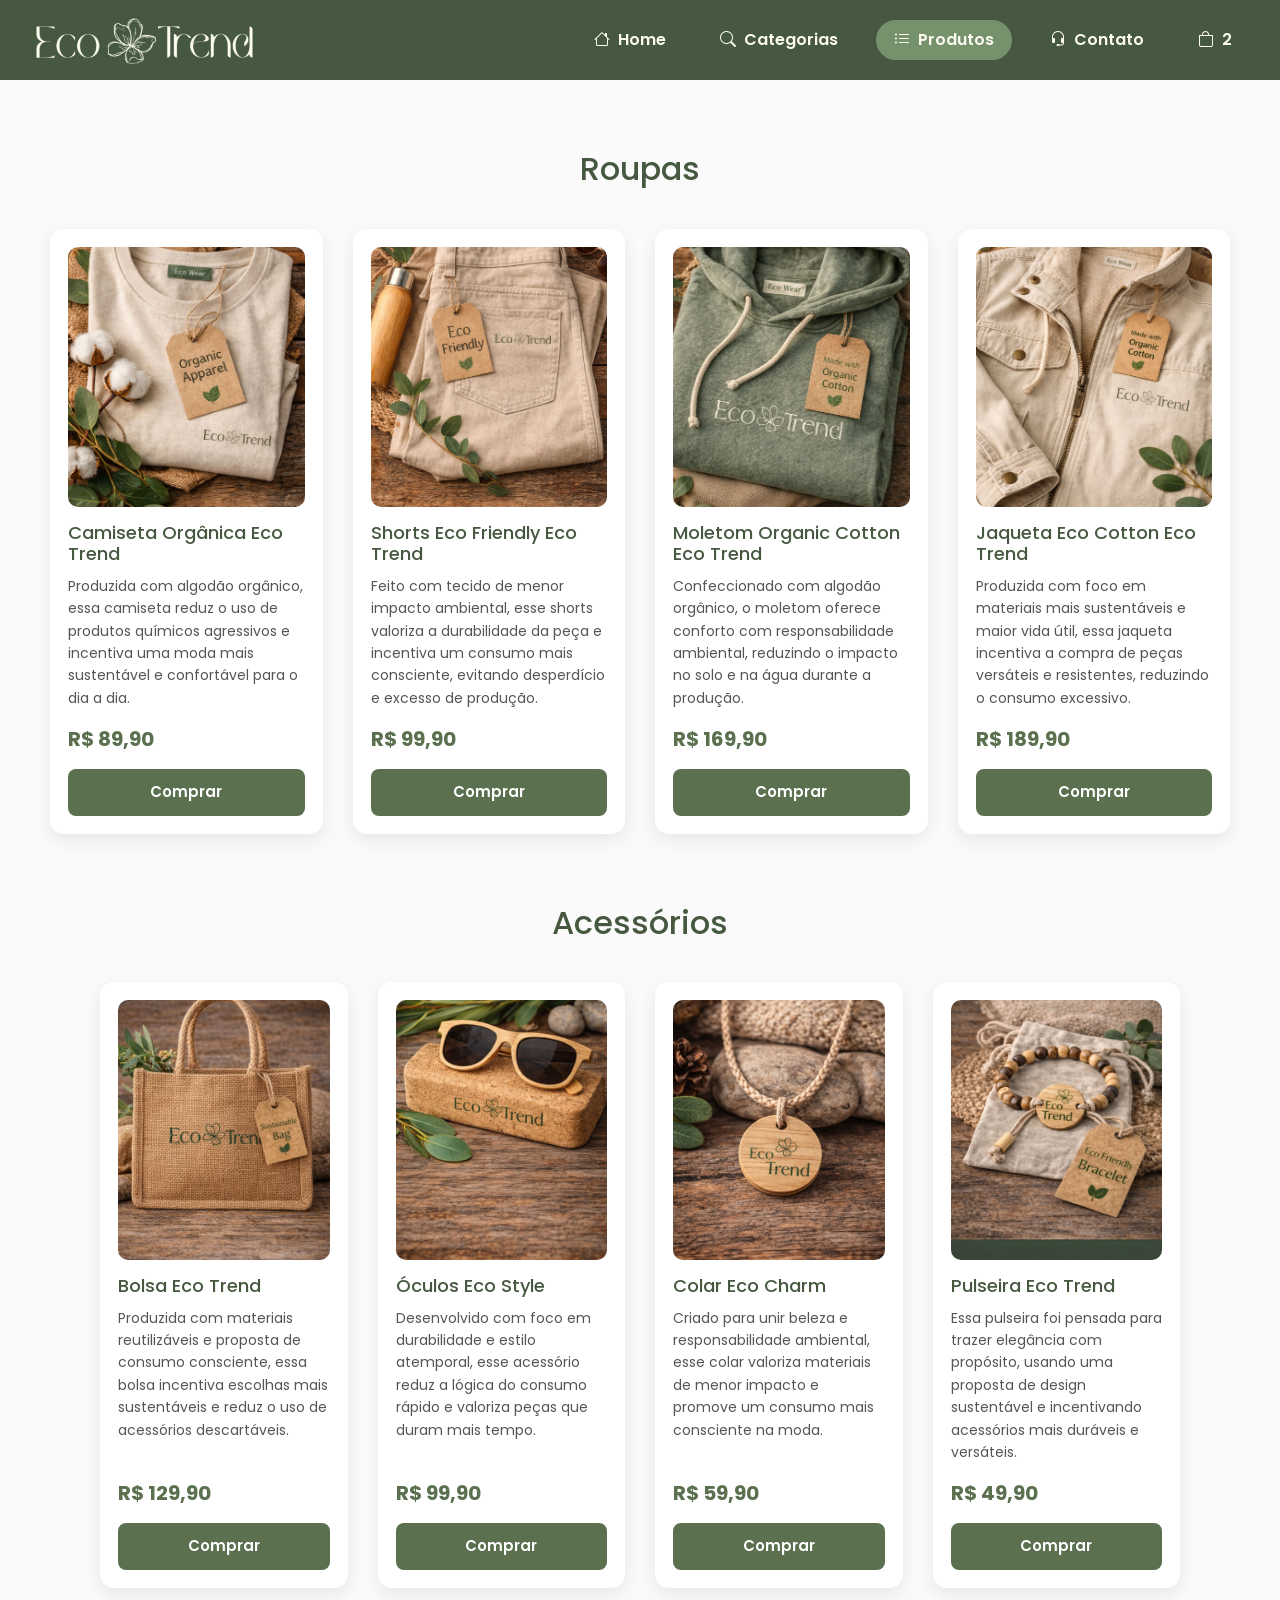
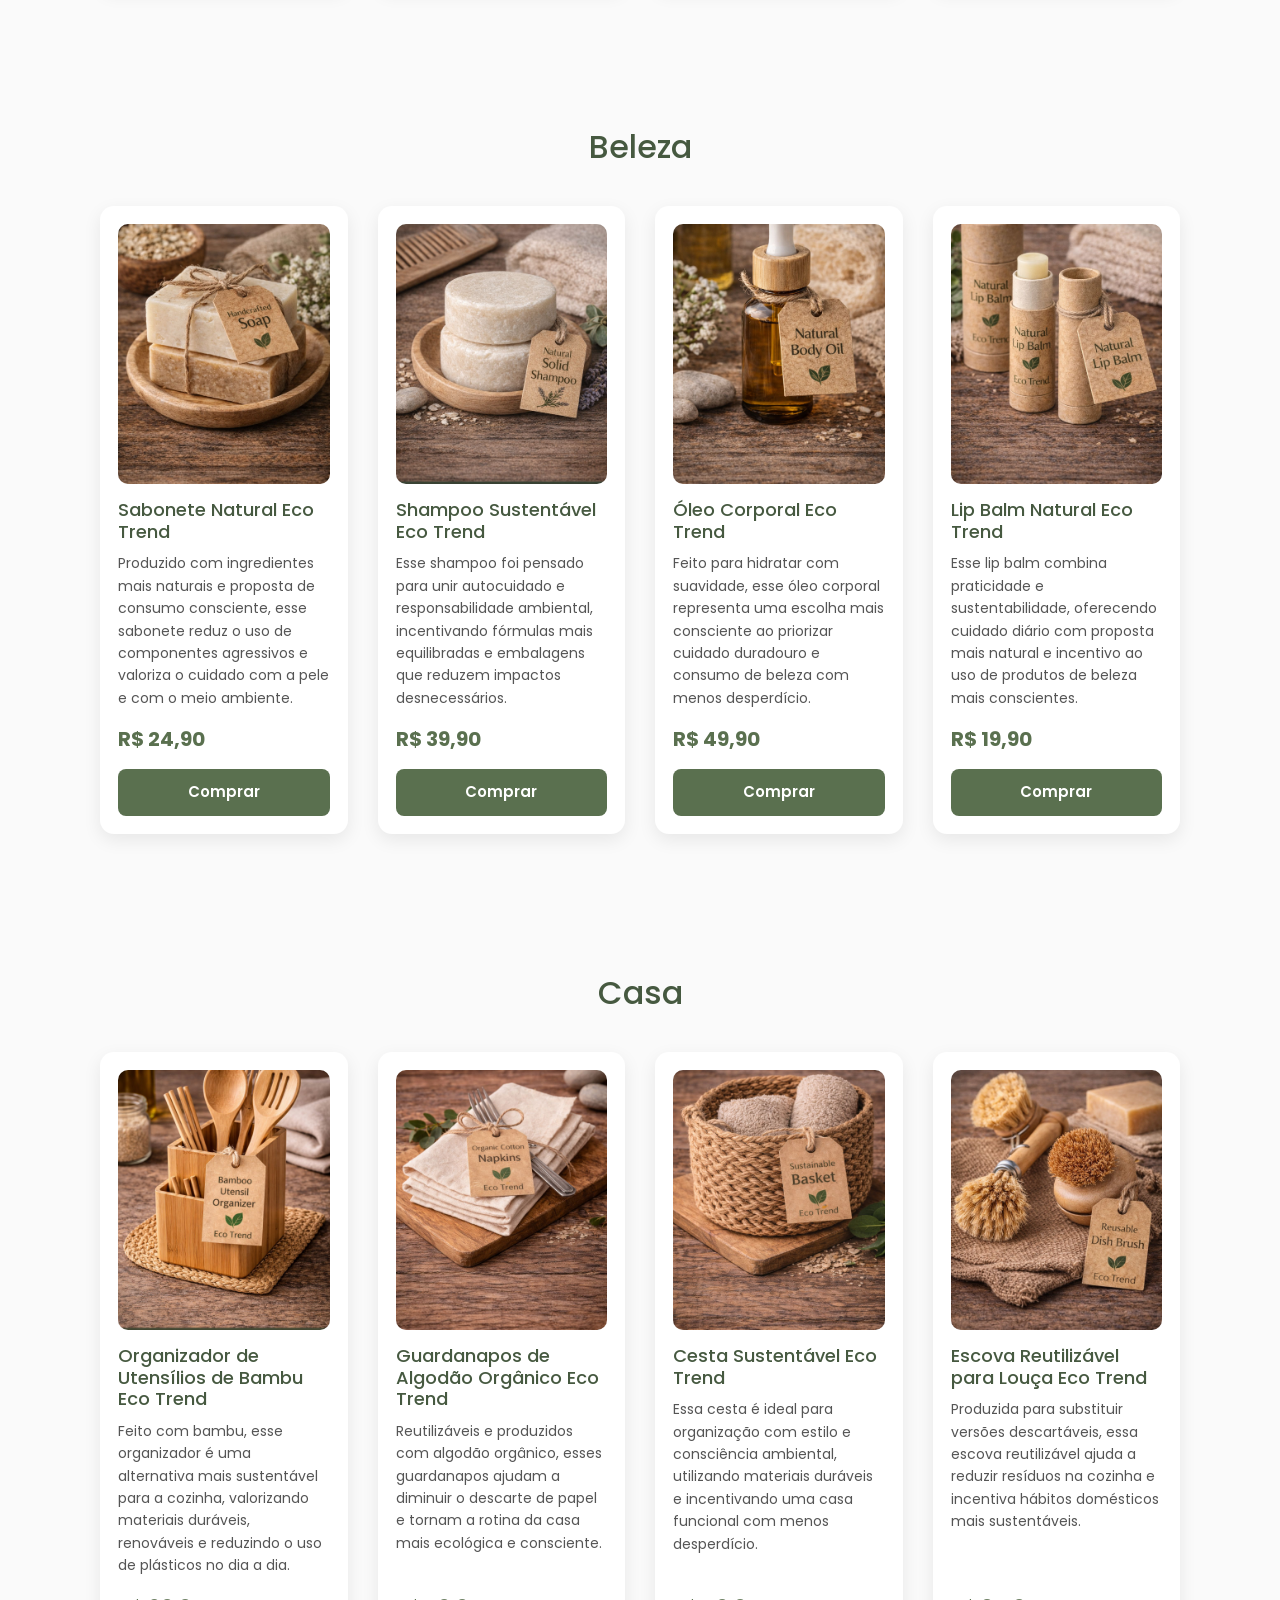
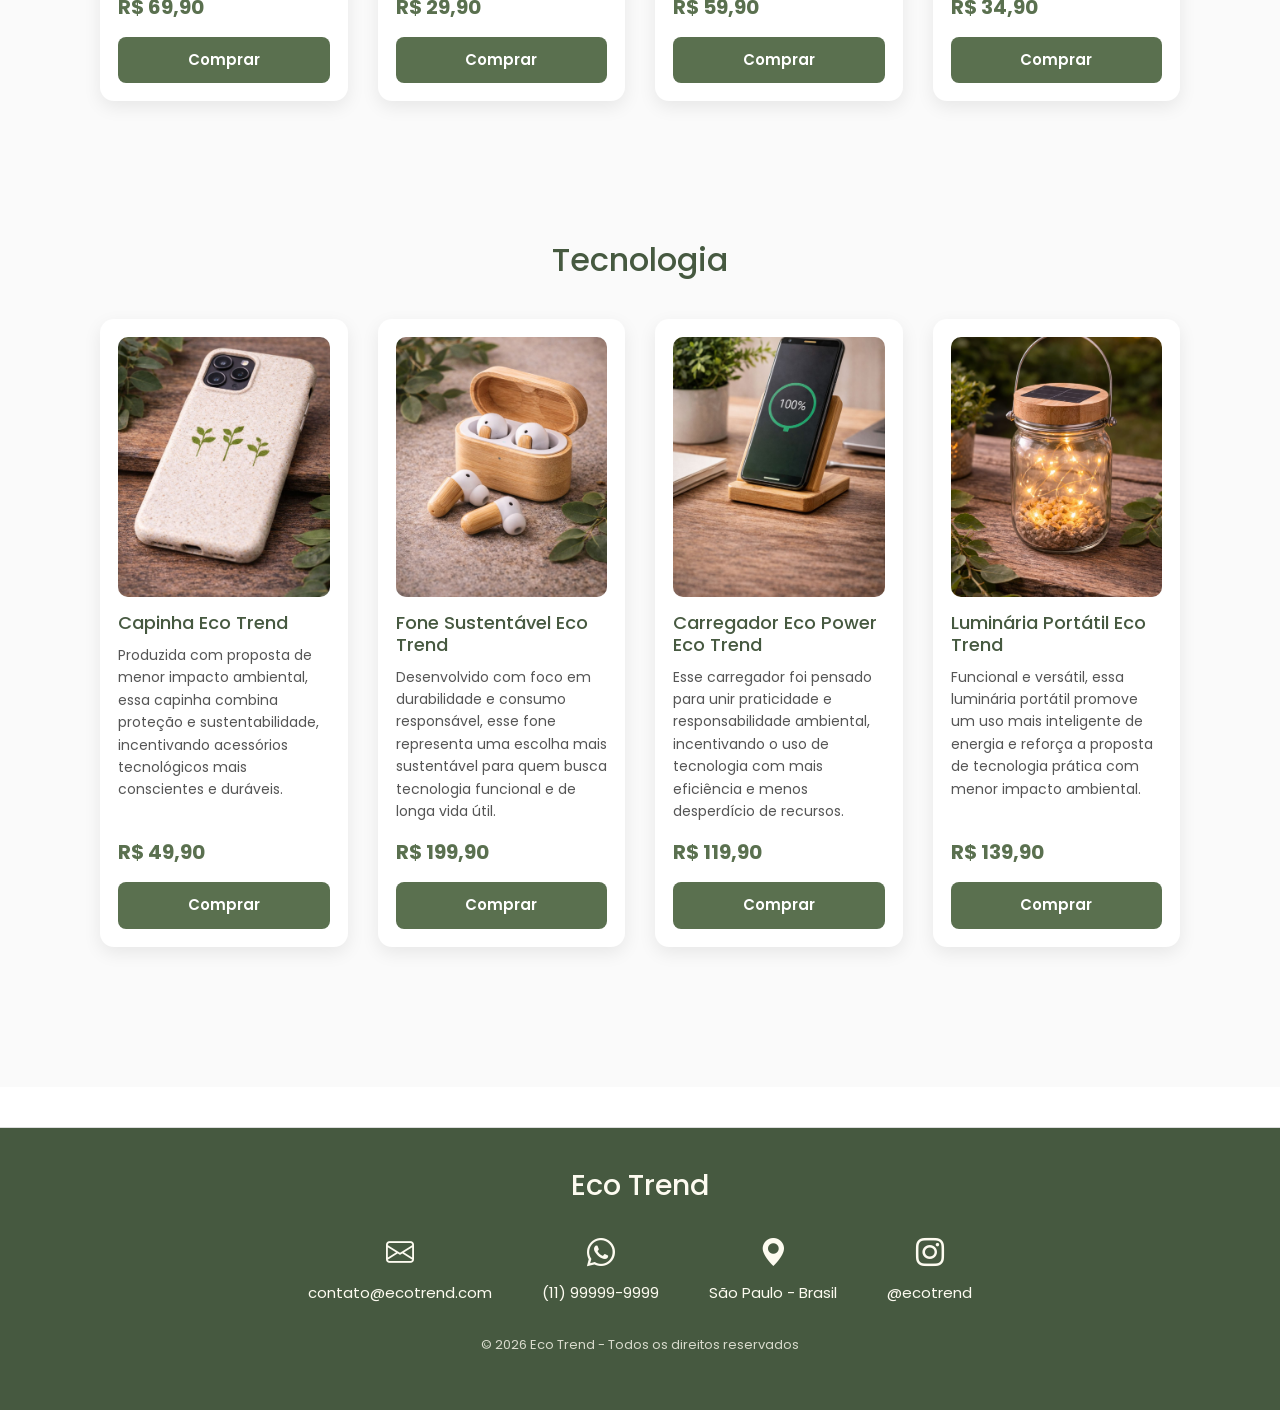
<file: src/pages/produtos.html>
<!DOCTYPE html>
<html lang="pt-br">
<head>
    <meta charset="UTF-8">
    <meta name="viewport" content="width=device-width, initial-scale=1.0">
    <title>Produtos</title>
    <link rel="stylesheet" href="../style/style.css">
    <link rel="stylesheet" href="https://cdn.jsdelivr.net/npm/bootstrap@5.3.8/dist/css/bootstrap.min.css">
    <link rel="stylesheet" href="https://cdn.jsdelivr.net/npm/bootstrap-icons@1.13.1/font/bootstrap-icons.min.css">
</head>
<body>
    <header>
    <div class="menu">
      <a href="../../index.html">
        <img src="../assets/logo.jpeg" alt="Logo" class="logo">
      </a>
      <nav>
        <a href="../../index.html" class="menu-item" data-page="home">
          <i class="bi bi-house"></i>
          <span>Home</span>
        </a>
        <a href="./categoria.html" class="menu-item" data-page="categoria">
          <i class="bi bi-search"></i>
          <span>Categorias</span>
        </a>
        <a href="./produtos.html" class="menu-item ativo" data-page="produto">
          <i class="bi bi-list-ul"></i>
          <span>Produtos</span>
        </a>
        <a href="./contatos.html" class="menu-item" data-page="contato">
          <i class="bi bi-headset"></i>
          <span>Contato</span>
        </a>
        <a href="./carrinho.html" class="menu-item" data-page="carinho">
            <i class="bi bi-bag"></i>
            <span>2</span>
        </a>
      </nav>
    </div>
  </header>
 
 <section id="roupas" class="secao-categoria">
    <h2 class="titulo-categoria">Roupas</h2>
 
    <div class="grid-produtos">
 
        <div class="caixa-produto">
            <img src="../assets/camiseta.jpeg" alt="Camiseta Orgânica Eco Trend">
            <h3>Camiseta Orgânica Eco Trend</h3>
            <p>
                Produzida com algodão orgânico, essa camiseta reduz o uso de produtos químicos agressivos e incentiva uma moda mais sustentável e confortável para o dia a dia.
            </p>
            <span class="preco">R$ 89,90</span>
            <button class="btn-comprar">Comprar</button>
        </div>
 
        <div class="caixa-produto">
            <img src="../assets/shorts.jpeg" alt="Shorts Eco Friendly Eco Trend">
            <h3>Shorts Eco Friendly Eco Trend</h3>
            <p>
                Feito com tecido de menor impacto ambiental, esse shorts valoriza a durabilidade da peça e incentiva um consumo mais consciente, evitando desperdício e excesso de produção.
            </p>
            <span class="preco">R$ 99,90</span>
            <button class="btn-comprar">Comprar</button>
        </div>
 
        <div class="caixa-produto">
            <img src="../assets/moletom.jpeg" alt="Moletom Organic Cotton Eco Trend">
            <h3>Moletom Organic Cotton Eco Trend</h3>
            <p>
                Confeccionado com algodão orgânico, o moletom oferece conforto com responsabilidade ambiental, reduzindo o impacto no solo e na água durante a produção.
            </p>
            <span class="preco">R$ 169,90</span>
            <button class="btn-comprar">Comprar</button>
        </div>
 
        <div class="caixa-produto">
            <img src="../assets/jaqueta.jpeg" alt="Jaqueta Eco Cotton Eco Trend">
            <h3>Jaqueta Eco Cotton Eco Trend</h3>
            <p>
                Produzida com foco em materiais mais sustentáveis e maior vida útil, essa jaqueta incentiva a compra de peças versáteis e resistentes, reduzindo o consumo excessivo.
            </p>
            <span class="preco">R$ 189,90</span>
            <button class="btn-comprar">Comprar</button>
        </div>
 
    </div>
 
    <section id="acessorios" class="secao-categoria">
    <h2 class="titulo-categoria">Acessórios</h2>
 
    <div class="grid-produtos">
 
        <div class="caixa-produto">
            <img src="../assets/bolsa.jpeg" alt="Bolsa Eco Trend">
            <h3>Bolsa Eco Trend</h3>
            <p>
                Produzida com materiais reutilizáveis e proposta de consumo consciente, essa bolsa incentiva escolhas mais sustentáveis e reduz o uso de acessórios descartáveis.
            </p>
            <span class="preco">R$ 129,90</span>
            <button class="btn-comprar">Comprar</button>
        </div>
 
        <div class="caixa-produto">
            <img src="../assets/oculos.jpeg" alt="Óculos Eco Style">
            <h3>Óculos Eco Style</h3>
            <p>
                Desenvolvido com foco em durabilidade e estilo atemporal, esse acessório reduz a lógica do consumo rápido e valoriza peças que duram mais tempo.
            </p>
            <span class="preco">R$ 99,90</span>
            <button class="btn-comprar">Comprar</button>
        </div>
 
        <div class="caixa-produto">
            <img src="../assets/colar.jpeg" alt="Colar Eco Charm">
            <h3>Colar Eco Charm</h3>
            <p>
                Criado para unir beleza e responsabilidade ambiental, esse colar valoriza materiais de menor impacto e promove um consumo mais consciente na moda.
            </p>
            <span class="preco">R$ 59,90</span>
            <button class="btn-comprar">Comprar</button>
        </div>
 
        <div class="caixa-produto">
            <img src="../assets/pulseira.jpeg" alt="Pulseira Eco Trend">
            <h3>Pulseira Eco Trend</h3>
            <p>
                Essa pulseira foi pensada para trazer elegância com propósito, usando uma proposta de design sustentável e incentivando acessórios mais duráveis e versáteis.
            </p>
            <span class="preco">R$ 49,90</span>
            <button class="btn-comprar">Comprar</button>
        </div>
 
    </div>
</section>
 
<section id="beleza" class="secao-categoria">
    <h2 class="titulo-categoria">Beleza</h2>
 
    <div class="grid-produtos">
 
        <div class="caixa-produto">
            <img src="../assets/sabonete.jpeg" alt="Sabonete Natural Eco Trend">
            <h3>Sabonete Natural Eco Trend</h3>
            <p>
                Produzido com ingredientes mais naturais e proposta de consumo consciente, esse sabonete reduz o uso de componentes agressivos e valoriza o cuidado com a pele e com o meio ambiente.
            </p>
            <span class="preco">R$ 24,90</span>
            <button class="btn-comprar">Comprar</button>
        </div>
 
        <div class="caixa-produto">
            <img src="../assets/shampoo.jpeg" alt="Shampoo Sustentável Eco Trend">
            <h3>Shampoo Sustentável Eco Trend</h3>
            <p>
                Esse shampoo foi pensado para unir autocuidado e responsabilidade ambiental, incentivando fórmulas mais equilibradas e embalagens que reduzem impactos desnecessários.
            </p>
            <span class="preco">R$ 39,90</span>
            <button class="btn-comprar">Comprar</button>
        </div>
 
        <div class="caixa-produto">
            <img src="../assets/oleo.jpeg" alt="Óleo Corporal Eco Trend">
            <h3>Óleo Corporal Eco Trend</h3>
            <p>
                Feito para hidratar com suavidade, esse óleo corporal representa uma escolha mais consciente ao priorizar cuidado duradouro e consumo de beleza com menos desperdício.
            </p>
            <span class="preco">R$ 49,90</span>
            <button class="btn-comprar">Comprar</button>
        </div>
 
        <div class="caixa-produto">
            <img src="../assets/labial.jpeg" alt="Lip Balm Natural Eco Trend">
            <h3>Lip Balm Natural Eco Trend</h3>
            <p>
                Esse lip balm combina praticidade e sustentabilidade, oferecendo cuidado diário com proposta mais natural e incentivo ao uso de produtos de beleza mais conscientes.
            </p>
            <span class="preco">R$ 19,90</span>
            <button class="btn-comprar">Comprar</button>
        </div>
 
    </div>
</section>
 
<section id="casa" class="secao-categoria">
    <h2 class="titulo-categoria">Casa</h2>
 
    <div class="grid-produtos">
 
        <div class="caixa-produto">
            <img src="../assets/talheres.jpeg" alt="Organizador de Utensílios de Bambu Eco Trend">
            <h3>Organizador de Utensílios de Bambu Eco Trend</h3>
            <p>
                Feito com bambu, esse organizador é uma alternativa mais sustentável para a cozinha, valorizando materiais duráveis, renováveis e reduzindo o uso de plásticos no dia a dia.
            </p>
            <span class="preco">R$ 69,90</span>
            <button class="btn-comprar">Comprar</button>
        </div>
 
        <div class="caixa-produto">
            <img src="../assets/guardanapo.jpeg" alt="Guardanapos de Algodão Orgânico Eco Trend">
            <h3>Guardanapos de Algodão Orgânico Eco Trend</h3>
            <p>
                Reutilizáveis e produzidos com algodão orgânico, esses guardanapos ajudam a diminuir o descarte de papel e tornam a rotina da casa mais ecológica e consciente.
            </p>
            <span class="preco">R$ 29,90</span>
            <button class="btn-comprar">Comprar</button>
        </div>
 
        <div class="caixa-produto">
            <img src="../assets/cesta.jpeg" alt="Cesta Sustentável Eco Trend">
            <h3>Cesta Sustentável Eco Trend</h3>
            <p>
                Essa cesta é ideal para organização com estilo e consciência ambiental, utilizando materiais duráveis e incentivando uma casa funcional com menos desperdício.
            </p>
            <span class="preco">R$ 59,90</span>
            <button class="btn-comprar">Comprar</button>
        </div>
 
        <div class="caixa-produto">
            <img src="../assets/escova.jpeg" alt="Escova Reutilizável para Louça Eco Trend">
            <h3>Escova Reutilizável para Louça Eco Trend</h3>
            <p>
                Produzida para substituir versões descartáveis, essa escova reutilizável ajuda a reduzir resíduos na cozinha e incentiva hábitos domésticos mais sustentáveis.
            </p>
            <span class="preco">R$ 34,90</span>
            <button class="btn-comprar">Comprar</button>
        </div>
 
    </div>
</section>
 
<section id="tecnologia" class="secao-categoria">
    <h2 class="titulo-categoria">Tecnologia</h2>
 
    <div class="grid-produtos">
 
        <div class="caixa-produto">
            <img src="../assets/capinha.jpeg" alt="Capinha Eco Trend">
            <h3>Capinha Eco Trend</h3>
            <p>
                Produzida com proposta de menor impacto ambiental, essa capinha combina proteção e sustentabilidade, incentivando acessórios tecnológicos mais conscientes e duráveis.
            </p>
            <span class="preco">R$ 49,90</span>
            <button class="btn-comprar">Comprar</button>
        </div>
 
        <div class="caixa-produto">
            <img src="../assets/fone.jpeg" alt="Fone Sustentável Eco Trend">
            <h3>Fone Sustentável Eco Trend</h3>
            <p>
                Desenvolvido com foco em durabilidade e consumo responsável, esse fone representa uma escolha mais sustentável para quem busca tecnologia funcional e de longa vida útil.
            </p>
            <span class="preco">R$ 199,90</span>
            <button class="btn-comprar">Comprar</button>
        </div>
 
        <div class="caixa-produto">
            <img src="../assets/carregador.jpeg" alt="Carregador Eco Power Eco Trend">
            <h3>Carregador Eco Power Eco Trend</h3>
            <p>
                Esse carregador foi pensado para unir praticidade e responsabilidade ambiental, incentivando o uso de tecnologia com mais eficiência e menos desperdício de recursos.
            </p>
            <span class="preco">R$ 119,90</span>
            <button class="btn-comprar">Comprar</button>
        </div>
 
        <div class="caixa-produto">
            <img src="../assets/luminaria.jpeg" alt="Luminária Portátil Eco Trend">
            <h3>Luminária Portátil Eco Trend</h3>
            <p>
                Funcional e versátil, essa luminária portátil promove um uso mais inteligente de energia e reforça a proposta de tecnologia prática com menor impacto ambiental.
            </p>
            <span class="preco">R$ 139,90</span>
            <button class="btn-comprar">Comprar</button>
        </div>
 
    </div>
</section>
 
</section>
<footer class="footer">
  <h3 class="footer-title">Eco Trend</h3>
 
  <div class="footer-info">
 
    <div class="footer-item">
      <i class="bi bi-envelope"></i>
      <p>contato@ecotrend.com</p>
    </div>
 
    <div class="footer-item">
      <i class="bi bi-whatsapp"></i>
      <p>(11) 99999-9999</p>
    </div>
 
    <div class="footer-item">
      <i class="bi bi-geo-alt-fill"></i>
      <p>São Paulo - Brasil</p>
    </div>
 
    <div class="footer-item">
      <i class="bi bi-instagram"></i>
      <p>@ecotrend</p>
    </div>
 
  </div>
 
  <p class="footer-copy">
    © 2026 Eco Trend - Todos os direitos reservados
  </p>
</footer>
    <script src="https://cdn.jsdelivr.net/npm/bootstrap@5.3.8/dist/js/bootstrap.bundle.min.js"></script>
</body>
</html>
</file>
<file: src/css/style.css>
*{
    font-family:"Georgia", serif;
    box-sizing:border-box;
    margin:0;
    padding:0;
}
 
img{
    max-width:100%;
    height:auto;
    display:block;
}
 
body{
    background-color:white;
    color:black;
    margin:0;
}
 
.menu{
    display:flex;
    align-items:center;
    justify-content:space-between;
    flex-wrap:wrap;
    gap:20px;
    background-color:#465940;
    padding:15px 30px;
    box-shadow:0 2px 10px rgba(0,0,0,0.15);
}
 
.logo{
    width:230px;
    cursor:pointer;
}
 
.menu nav{
    display:flex;
    align-items:center;
    gap:18px;
    flex-wrap:wrap;
    justify-content:center;
}
 
.menu nav a{
    display:inline-flex;
    align-items:center;
    justify-content:center;
    gap:8px;
    text-decoration:none;
    color:#FDFBF0;
    font-weight:600;
    font-size:1rem;
    padding:8px 18px;
    border-radius:25px;
    transition:0.3s;
}
 
.menu nav a i{
    font-size:1rem;
}
 
.menu nav a:hover{
    background-color:#8ba185;
}
 
.menu nav a.ativo{
    background-color:#75926d;
    border:2px solid #465940;
}
 
.menu nav a:active{
    transform:none;
}
 
.footer{
    background-color:#465940;
    color:#FDFBF0;
    text-align:center;
    padding:40px 20px;
    border-top:1px solid #dcdcdc;
    margin-top:40px;
}
 
.footer-title{
    margin-bottom:30px;
    font-size:1.8rem;
}
 
.footer-info{
    display:flex;
    justify-content:center;
    gap:50px;
    flex-wrap:wrap;
}
 
.footer-item{
    display:flex;
    flex-direction:column;
    align-items:center;
    gap:8px;
}
 
.footer-item i{
    font-size:28px;
}
 
.footer-item p{
    margin:0;
    font-size:15px;
}
 
.footer-copy{
    margin-top:30px;
    font-size:13px;
    opacity:0.8;
}
 
.formulario{
    text-align:center;
    margin:20px 0 10px;
    padding:0 20px;
}
 
.formulario h3{
    color:#465940;
}
 
.formulario h4{
    color:#556d4f;
}
 
form{
    max-width:600px;
    margin:30px auto;
    padding:0 20px;
}
 
fieldset{
    border:2px solid #75926d;
    border-radius:15px;
    padding:40px 25px;
    background-color:#FDFBF0;
    box-shadow:0 2px 10px rgba(0,0,0,0.1);
}
 
legend{
    background-color:#75926d;
    color:white;
    padding:12px 25px;
    border-radius:10px;
    font-weight:600;
    text-align:center;
    width:100%;
}
 
label{
    color:#465940;
    font-weight:600;
}
 
input[type="text"],
textarea{
    width:100%;
    padding:10px;
    margin:10px 0;
    border:1px solid #8ba185;
    border-radius:8px;
}
 
textarea{
    resize:none;
}
 
input:focus,
textarea:focus{
    outline:none;
    border:2px solid #75926d;
}
 
form button{
    margin:10px 10px 0 0;
    padding:10px 18px;
    border:none;
    border-radius:8px;
    background:#75926d;
    color:white;
    cursor:pointer;
    transition:0.3s;
}
 
form button:hover{
    background:#465940;
}
 
 
.carrinho-container{
    max-width:1100px;
    margin:auto;
    padding:40px 20px;
}
 
.carrinho-container h2{
    color:#465940;
    margin-bottom:30px;
}
 
.carrinho{
    display:flex;
    flex-direction:column;
    gap:25px;
}
 
.produto{
    display:flex;
    align-items:center;
    justify-content:space-between;
    flex-wrap:wrap;
    gap:15px;
    background:white;
    padding:20px;
    border-radius:10px;
    box-shadow:0 2px 8px rgba(0,0,0,0.08);
}
 
.produto img{
    width:90px;
    border-radius:8px;
}
 
.produto-info{
    flex:1;
    margin-left:20px;
}
 
.produto-info h3{
    margin:0;
    color:#465940;
}
 
.produto-info p{
    margin:3px 0;
    color:#555;
    font-size:14px;
}
 
.quantidade{
    display:flex;
    align-items:center;
    gap:10px;
}
 
.quantidade button{
    border:none;
    background:#8ba185;
    color:white;
    width:30px;
    height:30px;
    border-radius:5px;
    cursor:pointer;
}
 
.quantidade span{
    font-weight:bold;
}
 
.produto .preco{
    font-weight:bold;
    font-size:18px;
    color:#465940;
    margin-left:20px;
    margin-bottom:0;
}
 
.remover i{
    font-size:20px;
    color:#75926d;
    cursor:pointer;
    margin-left:20px;
}
 
.remover i:hover{
    color:red;
}
 
.checkout{
    display:grid;
    grid-template-columns:1fr 350px;
    gap:40px;
    margin-top:40px;
}
 
.frete{
    background:white;
    padding:30px;
    border-radius:10px;
    box-shadow:0 2px 8px rgba(0,0,0,0.08);
}
 
.frete h3{
    color:#465940;
    margin-bottom:15px;
}
 
.frete-box{
    display:flex;
    gap:10px;
    flex-wrap:wrap;
}
 
.frete-box input{
    flex:1;
    min-width:200px;
    padding:10px;
    border:1px solid #8ba185;
    border-radius:8px;
}
 
.frete-box button{
    padding:10px 18px;
    border:none;
    background:#75926d;
    color:white;
    border-radius:8px;
    cursor:pointer;
    transition:0.3s;
}
 
.frete-box button:hover{
    background:#465940;
}
 
.frete-info{
    font-size:13px;
    margin-top:10px;
    color:#555;
}
 
.resumo{
    width:100%;
    max-width:350px;
    background:#FDFBF0;
    padding:25px;
    border-radius:10px;
    box-shadow:0 2px 8px rgba(0,0,0,0.08);
}
 
.resumo h2{
    margin-bottom:20px;
    color:#465940;
}
 
.linha{
    display:flex;
    justify-content:space-between;
    align-items:center;
    margin:12px 0;
    font-size:16px;
    gap:15px;
}
 
.total-box{
    margin-top:20px;
}
 
.total{
    font-weight:bold;
    font-size:18px;
}
 
.btn-continuar{
    margin-top:25px;
    width:100%;
    padding:18px;
    border:none;
    border-radius:40px;
    background:black;
    color:white;
    font-size:18px;
    cursor:pointer;
    transition:0.3s;
}
 
.btn-continuar:hover{
    background:#333;
}
 
.slider{
    width:100%;
    height:200px;
    overflow:hidden;
    background:#f5f5f5;
    display:flex;
    align-items:center;
    margin-bottom:40px;
}
 
.slide-track{
    display:flex;
    width:calc(260px * 10);
    animation:scroll 25s linear infinite;
}
 
.slide-track img{
    width:250px;
    height:160px;
    object-fit:cover;
    margin-right:10px;
    border-radius:8px;
    flex-shrink:0;
}
 
@keyframes scroll{
    0%{
        transform:translateX(0);
    }
 
    100%{
        transform:translateX(calc(-260px * 5));
    }
}
 
.slider:hover .slide-track{
    animation-play-state:paused;
}
 
.categorias{
    margin-top:80px;
    padding:40px 20px 60px 20px;
    background:#f5f5f5;
    text-align:center;
}
 
.categorias-container{
    display:flex;
    justify-content:center;
    gap:50px;
    flex-wrap:wrap;
    margin-top:10px;
}
 
.categoria{
    text-decoration:none;
    color:#333;
    display:flex;
    flex-direction:column;
    align-items:center;
    transition:0.3s;
}
 
.categoria img{
    width:110px;
    height:110px;
    border-radius:50%;
    background:#5a704f;
    padding:18px;
    transition:0.3s;
    box-shadow:0 6px 15px rgba(0,0,0,0.15);
}
 
.categoria:hover img{
    transform:scale(1.1);
    background:#465940;
    box-shadow:0 10px 25px rgba(0,0,0,0.25);
}
 
.categoria p{
    margin-top:8px;
    font-weight:600;
    font-size:14px;
}
 
.produtos-destaque{
    padding:70px 60px 120px 60px;
    background:#fafafa;
    text-align:center;
    border-top:1px solid #e5e5e5;
}
 
.produtos-destaque h2{
    font-size:28px;
    margin-bottom:45px;
    color:#465940;
}
 
.produtos-grid{
    display:grid;
    grid-template-columns:repeat(auto-fit, minmax(220px,1fr));
    gap:40px;
}
 
.produto-card{
    background:#fff;
    border-radius:10px;
    padding:20px;
    box-shadow:0 6px 15px rgba(0,0,0,0.1);
    transition:0.3s;
}
 
.produto-card:hover{
    transform:translateY(-5px);
    box-shadow:0 10px 25px rgba(0,0,0,0.2);
}
 
.produto-card img{
    width:100%;
    height:180px;
    object-fit:cover;
    border-radius:8px;
    margin-bottom:10px;
}
 
.produto-card h3{
    font-size:16px;
    margin-bottom:5px;
}
 
.produto-card button{
    background:#5a704f;
    color:white;
    border:none;
    padding:8px 15px;
    border-radius:6px;
    cursor:pointer;
    transition:0.3s;
}
 
.produto-card button:hover{
    background:#465940;
}
 
.secao-categoria{
    padding:70px 50px;
    background-color:#fafafa;
}
 
.titulo-categoria{
    text-align:center;
    font-size:32px;
    color:#465940;
    margin-bottom:40px;
}
 
.grid-produtos{
    display:grid;
    grid-template-columns:repeat(4, 1fr);
    gap:30px;
}
 
.caixa-produto{
    background-color:white;
    border-radius:14px;
    padding:18px;
    box-shadow:0 6px 18px rgba(0, 0, 0, 0.08);
    transition:0.3s;
    display:flex;
    flex-direction:column;
    height:100%;
}
 
.caixa-produto:hover{
    transform:translateY(-6px);
    box-shadow:0 10px 24px rgba(0, 0, 0, 0.14);
}
 
.caixa-produto img{
    width:100%;
    height:260px;
    object-fit:cover;
    border-radius:10px;
    margin-bottom:15px;
}
 
.caixa-produto h3{
    font-size:18px;
    color:#465940;
    margin-bottom:10px;
}
 
.caixa-produto p{
    font-size:14px;
    line-height:1.6;
    color:#555;
    margin-bottom:15px;
    flex-grow:1;
}
 
.caixa-produto .preco{
    font-size:20px;
    font-weight:bold;
    color:#5a704f;
    margin-bottom:15px;
}
 
.btn-comprar{
    background-color:#5a704f;
    color:white;
    border:none;
    padding:12px 0;
    border-radius:8px;
    font-size:15px;
    font-weight:600;
    cursor:pointer;
    transition:0.3s;
    width:100%;
}
 
.btn-comprar:hover{
    background-color:#465940;
}
 
.separador{
    width:80%;
    margin:40px auto;
    border:none;
    border-top:1px solid #dcdcdc;
}
 
@media (max-width:1024px){
    .checkout{
        grid-template-columns:1fr;
    }
 
    .resumo{
        max-width:100%;
    }
 
    .grid-produtos{
        grid-template-columns:repeat(2, 1fr);
    }
 
    .produtos-grid{
        grid-template-columns:repeat(2, 1fr);
    }
 
    .menu{
        justify-content:center;
    }
}
 
@media (max-width:768px){
    .menu{
        flex-direction:column;
        gap:12px;
        padding:15px 20px;
    }
 
    .logo{
        width:180px;
    }
 
    .menu nav{
        gap:10px;
    }
 
    .menu nav a{
        font-size:0.95rem;
        padding:8px 14px;
    }
 
    .produto{
        flex-direction:column;
        align-items:flex-start;
    }
 
    .produto img{
        width:120px;
    }
 
    .produto-info{
        margin-left:0;
    }
 
    .produto .preco{
        margin-left:0;
    }
 
    .footer-info{
        gap:30px;
    }
 
    .secao-categoria{
        padding:50px 25px;
    }
 
    .titulo-categoria{
        font-size:28px;
    }
 
    .produtos-destaque{
        padding:50px 25px 80px;
    }
 
    .categorias-container{
        gap:25px;
    }
 
    .slide-track{
        width:calc(210px * 10);
    }
 
    .slide-track img{
        width:200px;
        height:140px;
    }
 
    @keyframes scroll{
        0%{
            transform:translateX(0);
        }
 
        100%{
            transform:translateX(calc(-210px * 5));
        }
    }
}
 
@media (max-width:600px){
    .grid-produtos{
        grid-template-columns:1fr;
    }
 
    .produtos-grid{
        grid-template-columns:1fr;
    }
 
    .footer-info{
        flex-direction:column;
        align-items:center;
        gap:20px;
    }
 
    .frete-box{
        flex-direction:column;
    }
 
    .frete-box input,
    .frete-box button{
        width:100%;
    }
 
    fieldset{
        padding:30px 18px;
    }
 
    .secao-categoria{
        padding:40px 15px;
    }
 
    .titulo-categoria{
        font-size:24px;
    }
 
    .caixa-produto img{
        height:220px;
    }
 
    .slider{
        height:170px;
    }
 
    .slide-track{
        width:calc(170px * 10);
    }
 
    .slide-track img{
        width:160px;
        height:120px;
    }
 
    @keyframes scroll{
        0%{
            transform:translateX(0);
        }
 
        100%{
            transform:translateX(calc(-170px * 5));
        }
    }
 
    .categoria img{
        width:90px;
        height:90px;
        padding:15px;
    }
 
    .produtos-destaque h2{
        font-size:24px;
    }
}
</file>
<file: src/style/style.css>
@import url('https://fonts.googleapis.com/css2?family=Poppins:ital,wght@0,100;0,200;0,300;0,400;0,500;0,600;0,700;0,800;0,900;1,100;1,200;1,300;1,400;1,500;1,600;1,700;1,800;1,900&display=swap');

*{
    font-family: "Poppins", sans-serif;
    font-style: normal;
    box-sizing:border-box;
    margin:0;
    padding:0;
}
 
img{
    max-width:100%;
    height:auto;
    display:block;
}
 
body{
    font-weight: 700;
    background-color:white;
    color:black;
    margin:0;
}
 
.menu{
    display:flex;
    align-items:center;
    justify-content:space-between;
    flex-wrap:wrap;
    gap:20px;
    background-color:#465940;
    padding:15px 30px;
    box-shadow:0 2px 10px rgba(0,0,0,0.15);
}
 
.logo{
    width:230px;
    cursor:pointer;
}
 
.menu nav{
    display:flex;
    align-items:center;
    gap:18px;
    flex-wrap:wrap;
    justify-content:center;
}
 
.menu nav a{
    display:inline-flex;
    align-items:center;
    justify-content:center;
    gap:8px;
    text-decoration:none;
    color:#FDFBF0;
    font-weight:600;
    font-size:1rem;
    padding:8px 18px;
    border-radius:25px;
    transition:0.3s;
}
 
.menu nav a i{
    font-size:1rem;
}
 
.menu nav a:hover{
    background-color:#8ba185;
}
 
.menu nav a.ativo{
    background-color:#75926d;
    border:2px solid #465940;
}
 
.menu nav a:active{
    transform:none;
}
 
.footer{
    background-color:#465940;
    color:#FDFBF0;
    text-align:center;
    padding:40px 20px;
    border-top:1px solid #dcdcdc;
    margin-top:40px;
}
 
.footer-title{
    margin-bottom:30px;
    font-size:1.8rem;
}
 
.footer-info{
    display:flex;
    justify-content:center;
    gap:50px;
    flex-wrap:wrap;
}
 
.footer-item{
    display:flex;
    flex-direction:column;
    align-items:center;
    gap:8px;
}
 
.footer-item i{
    font-size:28px;
}
 
.footer-item p{
    margin:0;
    font-size:15px;
}
 
.footer-copy{
    margin-top:30px;
    font-size:13px;
    opacity:0.8;
}
 
.formulario{
    text-align:center;
    margin:20px 0 10px;
    padding:0 20px;
}
 
.formulario h3{
    color:#465940;
}
 
.formulario h4{
    color:#556d4f;
}
 
form{
    max-width:600px;
    margin:30px auto;
    padding:0 20px;
}
 
fieldset{
    border:2px solid #75926d;
    border-radius:15px;
    padding:40px 25px;
    background-color:#FDFBF0;
    box-shadow:0 2px 10px rgba(0,0,0,0.1);
}
 
legend{
    background-color:#75926d;
    color:white;
    padding:12px 25px;
    border-radius:10px;
    font-weight:600;
    text-align:center;
    width:100%;
}
 
label{
    color:#465940;
    font-weight:600;
}
 
input[type="text"],
textarea{
    width:100%;
    padding:10px;
    margin:10px 0;
    border:1px solid #8ba185;
    border-radius:8px;
}
 
textarea{
    resize:none;
}
 
input:focus,
textarea:focus{
    outline:none;
    border:2px solid #75926d;
}
 
form button{
    margin:10px 10px 0 0;
    padding:10px 18px;
    border:none;
    border-radius:8px;
    background:#75926d;
    color:white;
    cursor:pointer;
    transition:0.3s;
}
 
form button:hover{
    background:#465940;
}
 
 
.carrinho-container{
    max-width:1100px;
    margin:auto;
    padding:40px 20px;
}
 
.carrinho-container h2{
    color:#465940;
    margin-bottom:30px;
}
 
.carrinho{
    display:flex;
    flex-direction:column;
    gap:25px;
}
 
.produto{
    display:flex;
    align-items:center;
    justify-content:space-between;
    flex-wrap:wrap;
    gap:15px;
    background:white;
    padding:20px;
    border-radius:10px;
    box-shadow:0 2px 8px rgba(0,0,0,0.08);
}
 
.produto img{
    width:90px;
    border-radius:8px;
}
 
.produto-info{
    flex:1;
    margin-left:20px;
}
 
.produto-info h3{
    margin:0;
    color:#465940;
}
 
.produto-info p{
    margin:3px 0;
    color:#555;
    font-size:14px;
}
 
.quantidade{
    display:flex;
    align-items:center;
    gap:10px;
}
 
.quantidade button{
    border:none;
    background:#8ba185;
    color:white;
    width:30px;
    height:30px;
    border-radius:5px;
    cursor:pointer;
}
 
.quantidade span{
    font-weight:bold;
}
 
.produto .preco{
    font-weight:bold;
    font-size:18px;
    color:#465940;
    margin-left:20px;
    margin-bottom:0;
}
 
.remover i{
    font-size:20px;
    color:#75926d;
    cursor:pointer;
    margin-left:20px;
}
 
.remover i:hover{
    color:red;
}
 
.checkout{
    display:grid;
    grid-template-columns:1fr 350px;
    gap:40px;
    margin-top:40px;
}
 
.frete{
    background:white;
    padding:30px;
    border-radius:10px;
    box-shadow:0 2px 8px rgba(0,0,0,0.08);
}
 
.frete h3{
    color:#465940;
    margin-bottom:15px;
}
 
.frete-box{
    display:flex;
    gap:10px;
    flex-wrap:wrap;
}
 
.frete-box input{
    flex:1;
    min-width:200px;
    padding:10px;
    border:1px solid #8ba185;
    border-radius:8px;
}
 
.frete-box button{
    padding:10px 18px;
    border:none;
    background:#75926d;
    color:white;
    border-radius:8px;
    cursor:pointer;
    transition:0.3s;
}
 
.frete-box button:hover{
    background:#465940;
}
 
.frete-info{
    font-size:13px;
    margin-top:10px;
    color:#555;
}
 
.resumo{
    width:100%;
    max-width:350px;
    background:#FDFBF0;
    padding:25px;
    border-radius:10px;
    box-shadow:0 2px 8px rgba(0,0,0,0.08);
}
 
.resumo h2{
    margin-bottom:20px;
    color:#465940;
}
 
.linha{
    display:flex;
    justify-content:space-between;
    align-items:center;
    margin:12px 0;
    font-size:16px;
    gap:15px;
}
 
.total-box{
    margin-top:20px;
}
 
.total{
    font-weight:bold;
    font-size:18px;
}
 
.btn-continuar{
    margin-top:25px;
    width:100%;
    padding:18px;
    border:none;
    border-radius:40px;
    background:black;
    color:white;
    font-size:18px;
    cursor:pointer;
    transition:0.3s;
}
 
.btn-continuar:hover{
    background:#333;
}
 
.slider{
    width:100%;
    height:200px;
    overflow:hidden;
    background:#f5f5f5;
    display:flex;
    align-items:center;
    margin-bottom:40px;
}
 
.slide-track{
    display:flex;
    width:calc(260px * 10);
    animation:scroll 25s linear infinite;
}
 
.slide-track img{
    width:250px;
    height:160px;
    object-fit:cover;
    margin-right:10px;
    border-radius:8px;
    flex-shrink:0;
}
 
@keyframes scroll{
    0%{
        transform:translateX(0);
    }
 
    100%{
        transform:translateX(calc(-260px * 5));
    }
}
 
.slider:hover .slide-track{
    animation-play-state:paused;
}
 
.categorias{
    margin-top:80px;
    padding:40px 20px 60px 20px;
    background:#f5f5f5;
    text-align:center;
}
 
.categorias-container{
    display:flex;
    justify-content:center;
    gap:50px;
    flex-wrap:wrap;
    margin-top:10px;
}
 
.categoria{
    text-decoration:none;
    color:#333;
    display:flex;
    flex-direction:column;
    align-items:center;
    transition:0.3s;
}
 
.categoria img{
    width:110px;
    height:110px;
    border-radius:50%;
    background:#5a704f;
    padding:18px;
    transition:0.3s;
    box-shadow:0 6px 15px rgba(0,0,0,0.15);
}
 
.categoria:hover img{
    transform:scale(1.1);
    background:#465940;
    box-shadow:0 10px 25px rgba(0,0,0,0.25);
}
 
.categoria p{
    margin-top:8px;
    font-weight:600;
    font-size:14px;
}
 
.produtos-destaque{
    padding:70px 60px 120px 60px;
    background:#fafafa;
    text-align:center;
    border-top:1px solid #e5e5e5;
}
 
.produtos-destaque h2{
    font-size:28px;
    margin-bottom:45px;
    color:#465940;
}
 
.produtos-grid{
    display:grid;
    grid-template-columns:repeat(auto-fit, minmax(220px,1fr));
    gap:40px;
}
 
.produto-card{
    background:#fff;
    border-radius:10px;
    padding:20px;
    box-shadow:0 6px 15px rgba(0,0,0,0.1);
    transition:0.3s;
}
 
.produto-card:hover{
    transform:translateY(-5px);
    box-shadow:0 10px 25px rgba(0,0,0,0.2);
}
 
.produto-card img{
    width:100%;
    height:180px;
    object-fit:cover;
    border-radius:8px;
    margin-bottom:10px;
}
 
.produto-card h3{
    font-size:16px;
    margin-bottom:5px;
}
 
.produto-card button{
    background:#5a704f;
    color:white;
    border:none;
    padding:8px 15px;
    border-radius:6px;
    cursor:pointer;
    transition:0.3s;
}
 
.produto-card button:hover{
    background:#465940;
}
 
.secao-categoria{
    padding:70px 50px;
    background-color:#fafafa;
}
 
.titulo-categoria{
    text-align:center;
    font-size:32px;
    color:#465940;
    margin-bottom:40px;
}
 
.grid-produtos{
    display:grid;
    grid-template-columns:repeat(4, 1fr);
    gap:30px;
}
 
.caixa-produto{
    background-color:white;
    border-radius:14px;
    padding:18px;
    box-shadow:0 6px 18px rgba(0, 0, 0, 0.08);
    transition:0.3s;
    display:flex;
    flex-direction:column;
    height:100%;
}
 
.caixa-produto:hover{
    transform:translateY(-6px);
    box-shadow:0 10px 24px rgba(0, 0, 0, 0.14);
}
 
.caixa-produto img{
    width:100%;
    height:260px;
    object-fit:cover;
    border-radius:10px;
    margin-bottom:15px;
}
 
.caixa-produto h3{
    font-size:18px;
    color:#465940;
    margin-bottom:10px;
}
 
.caixa-produto p{
    font-size:14px;
    line-height:1.6;
    color:#555;
    margin-bottom:15px;
    flex-grow:1;
}
 
.caixa-produto .preco{
    font-size:20px;
    font-weight:bold;
    color:#5a704f;
    margin-bottom:15px;
}
 
.btn-comprar{
    background-color:#5a704f;
    color:white;
    border:none;
    padding:12px 0;
    border-radius:8px;
    font-size:15px;
    font-weight:600;
    cursor:pointer;
    transition:0.3s;
    width:100%;
}
 
.btn-comprar:hover{
    background-color:#465940;
}
 
.separador{
    width:80%;
    margin:40px auto;
    border:none;
    border-top:1px solid #dcdcdc;
}
 
@media (max-width:1024px){
    .checkout{
        grid-template-columns:1fr;
    }
 
    .resumo{
        max-width:100%;
    }
 
    .grid-produtos{
        grid-template-columns:repeat(2, 1fr);
    }
 
    .produtos-grid{
        grid-template-columns:repeat(2, 1fr);
    }
 
    .menu{
        justify-content:center;
    }
}
 
@media (max-width:768px){
    .menu{
        flex-direction:column;
        gap:12px;
        padding:15px 20px;
    }
 
    .logo{
        width:180px;
    }
 
    .menu nav{
        gap:10px;
    }
 
    .menu nav a{
        font-size:0.95rem;
        padding:8px 14px;
    }
 
    .produto{
        flex-direction:column;
        align-items:flex-start;
    }
 
    .produto img{
        width:120px;
    }
 
    .produto-info{
        margin-left:0;
    }
 
    .produto .preco{
        margin-left:0;
    }
 
    .footer-info{
        gap:30px;
    }
 
    .secao-categoria{
        padding:50px 25px;
    }
 
    .titulo-categoria{
        font-size:28px;
    }
 
    .produtos-destaque{
        padding:50px 25px 80px;
    }
 
    .categorias-container{
        gap:25px;
    }
 
    .slide-track{
        width:calc(210px * 10);
    }
 
    .slide-track img{
        width:200px;
        height:140px;
    }
 
    @keyframes scroll{
        0%{
            transform:translateX(0);
        }
 
        100%{
            transform:translateX(calc(-210px * 5));
        }
    }
}
 
@media (max-width:600px){
    .grid-produtos{
        grid-template-columns:1fr;
    }
 
    .produtos-grid{
        grid-template-columns:1fr;
    }
 
    .footer-info{
        flex-direction:column;
        align-items:center;
        gap:20px;
    }
 
    .frete-box{
        flex-direction:column;
    }
 
    .frete-box input,
    .frete-box button{
        width:100%;
    }
 
    fieldset{
        padding:30px 18px;
    }
 
    .secao-categoria{
        padding:40px 15px;
    }
 
    .titulo-categoria{
        font-size:24px;
    }
 
    .caixa-produto img{
        height:220px;
    }
 
    .slider{
        height:170px;
    }
 
    .slide-track{
        width:calc(170px * 10);
    }
 
    .slide-track img{
        width:160px;
        height:120px;
    }
 
    @keyframes scroll{
        0%{
            transform:translateX(0);
        }
 
        100%{
            transform:translateX(calc(-170px * 5));
        }
    }
 
    .categoria img{
        width:90px;
        height:90px;
        padding:15px;
    }
 
    .produtos-destaque h2{
        font-size:24px;
    }
}

.carousel {
    width: 100%;
    margin: 0;
}

.carousel-inner,
.carousel-item {
    width: 100%;
    height: 100%;
}

.banner-img {
    width: 100%;
    height: clamp(220px, 55vw, 650px);
    object-fit: cover;
    object-position: center;
    display: block;
}

.carousel-item {
    transition: transform 0.8s ease-in-out;
}

.carousel-control-prev-icon,
.carousel-control-next-icon {
    filter: brightness(0) invert(1);
}

/* telas grandes */
@media (min-width: 1400px) {
    .banner-img {
        height: 650px;
    }
}

/* notebook / desktop médio */
@media (max-width: 1200px) {
    .banner-img {
        height: 500px;
    }
}

/* tablet */
@media (max-width: 992px) {
    .banner-img {
        height: 400px;
    }
}

/* celular grande */
@media (max-width: 768px) {
    .banner-img {
        height: 300px;
    }
}

/* celular médio */
@media (max-width: 576px) {
    .banner-img {
        height: 220px;
    }
}

/* celular pequeno */
@media (max-width: 400px) {
    .banner-img {
        height: 180px;
    }
}

.featured {
     padding: 50px;
}

.featured h2 {
    font-weight: 700;
    color: #465940;
    padding: 3%;
    text-align: center;
}

.button-featured {
    background-color: #556d4f;
    color: #FDFBF0;
    border-radius: 5px;
    border: none;
    padding: 10px;
    cursor: pointer;
}

.card-body{
    text-align: center;
}

.card-text {
    text-align: justify;
}

.button-featured:hover {
    background-color:#465940;
    transition: 0.3s;
}

.col {
    border-radius: 20px;
}

.col:hover {
    transform:translateY(-6px);
    box-shadow:0 10px 24px rgba(0, 0, 0, 0.14);
    transition: 0.3s;
}

.home-container {
    background-color: #8ba185;
    text-align: justify;
}

.text {
    padding: 50px;
}

.infos {
    text-align: center;
    color: #465940;
    padding: 30px;
}

.infos-text {
    text-align: justify;
    padding: 20px;
}

lara

.slider{
    width:100%;
    height:200px;
    overflow:hidden;
    background:#f5f5f5;
    display:flex;
    align-items:center;
    margin-bottom:40px;
}

.slide-track{
    display:flex;
    width:calc(250px * 10);
    animation:scroll 25s linear infinite;
}

.slide-track img{
    width:250px;
    height:160px;
    object-fit:cover;
    margin-right:10px;
    border-radius:8px;
}

@keyframes scroll{
    0%{
        transform:translateX(0);
    }

    100%{
        transform:translateX(-1250px);
    }
}

.slider:hover .slide-track{
    animation-play-state:paused;
}


.categorias{
    margin-top:80px;
    padding:40px 20px 60px 20px;
    background:#f5f5f5;
    text-align:center;
}

.categorias-container{
    display:flex;
    justify-content:center;
    gap:50px;
    flex-wrap:wrap;
    margin-top:10px;
}

.categoria{
    text-decoration:none;
    color:#333;
    display:flex;
    flex-direction:column;
    align-items:center;
    transition:0.3s;
}

.categoria img{
    width:110px;
    height:110px;
    border-radius:50%;
    background:#5a704f;
    padding:18px;
    transition:0.3s;
    box-shadow:0 6px 15px rgba(0,0,0,0.15);
}

.categoria:hover img{
    transform:scale(1.1);
    background:#465940;
    box-shadow:0 10px 25px rgba(0,0,0,0.25);
}

.categoria p{
    margin-top:8px;
    font-weight:600;
    font-size:14px;
}


.produtos-destaque{
    padding:70px 60px 120px 60px;
    background:#fafafa;
    text-align:center;
    border-top:1px solid #e5e5e5;
}

.produtos-destaque h2{
    font-size:28px;
    margin-bottom:45px;
    color:#465940;
}

.produtos-grid{
    display:grid;
    grid-template-columns:repeat(auto-fit, minmax(220px,1fr));
    gap:40px;
}

.produto-card{
    background:#fff;
    border-radius:10px;
    padding:20px;
    box-shadow:0 6px 15px rgba(0,0,0,0.1);
    transition:0.3s;
}

.produto-card:hover{
    transform:translateY(-5px);
    box-shadow:0 10px 25px rgba(0,0,0,0.2);
}

.produto-card img{
    width:100%;
    height:180px;
    object-fit:cover;
    border-radius:8px;
    margin-bottom:10px;
}

.produto-card h3{
    font-size:16px;
    margin-bottom:5px;
}

.produto-card button{
    background:#5a704f;
    color:white;
    border:none;
    padding:8px 15px;
    border-radius:6px;
    cursor:pointer;
    transition:0.3s;
}

.produto-card button:hover{
    background:#465940;
}


.separador{
    width:80%;
    margin:40px auto;
    border:none;
    border-top:1px solid #dcdcdc;
}

footer{
    border-top:1px solid #dcdcdc;
    margin-top:40px;
}


.secao-categoria{
    padding:70px 50px;
    background-color:#fafafa;
}

.titulo-categoria{
    text-align:center;
    font-size:32px;
    color:#465940;
    margin-bottom:40px;
}

.grid-produtos{
    display:grid;
    grid-template-columns:repeat(4, 1fr);
    gap:30px;
}

.caixa-produto{
    background-color:white;
    border-radius:14px;
    padding:18px;
    box-shadow:0 6px 18px rgba(0, 0, 0, 0.08);
    transition:0.3s;
    display:flex;
    flex-direction:column;
}

.caixa-produto:hover{
    transform:translateY(-6px);
    box-shadow:0 10px 24px rgba(0, 0, 0, 0.14);
}

.caixa-produto img{
    width:100%;
    height:260px;
    object-fit:cover;
    border-radius:10px;
    margin-bottom:15px;
}

.caixa-produto h3{
    font-size:18px;
    color:#465940;
    margin-bottom:10px;
}

.caixa-produto p{
    font-size:14px;
    line-height:1.6;
    color:#555;
    margin-bottom:15px;
    flex-grow:1;
}

.preco{
    font-size:20px;
    font-weight:bold;
    color:#5a704f;
    margin-bottom:15px;
}

.btn-comprar{
    background-color:#5a704f;
    color:white;
    border:none;
    padding:12px 0;
    border-radius:8px;
    font-size:15px;
    font-weight:600;
    cursor:pointer;
    transition:0.3s;
}

.btn-comprar:hover{
    background-color:#465940;
}


@media (max-width:1024px){
    .grid-produtos{
        grid-template-columns:repeat(2, 1fr);
    }
}

@media (max-width:600px){
    .grid-produtos{
        grid-template-columns:1fr;
    }
}
.highlight {
    font-weight: 800;
    background-color: #c4cac2;
}
</file>
